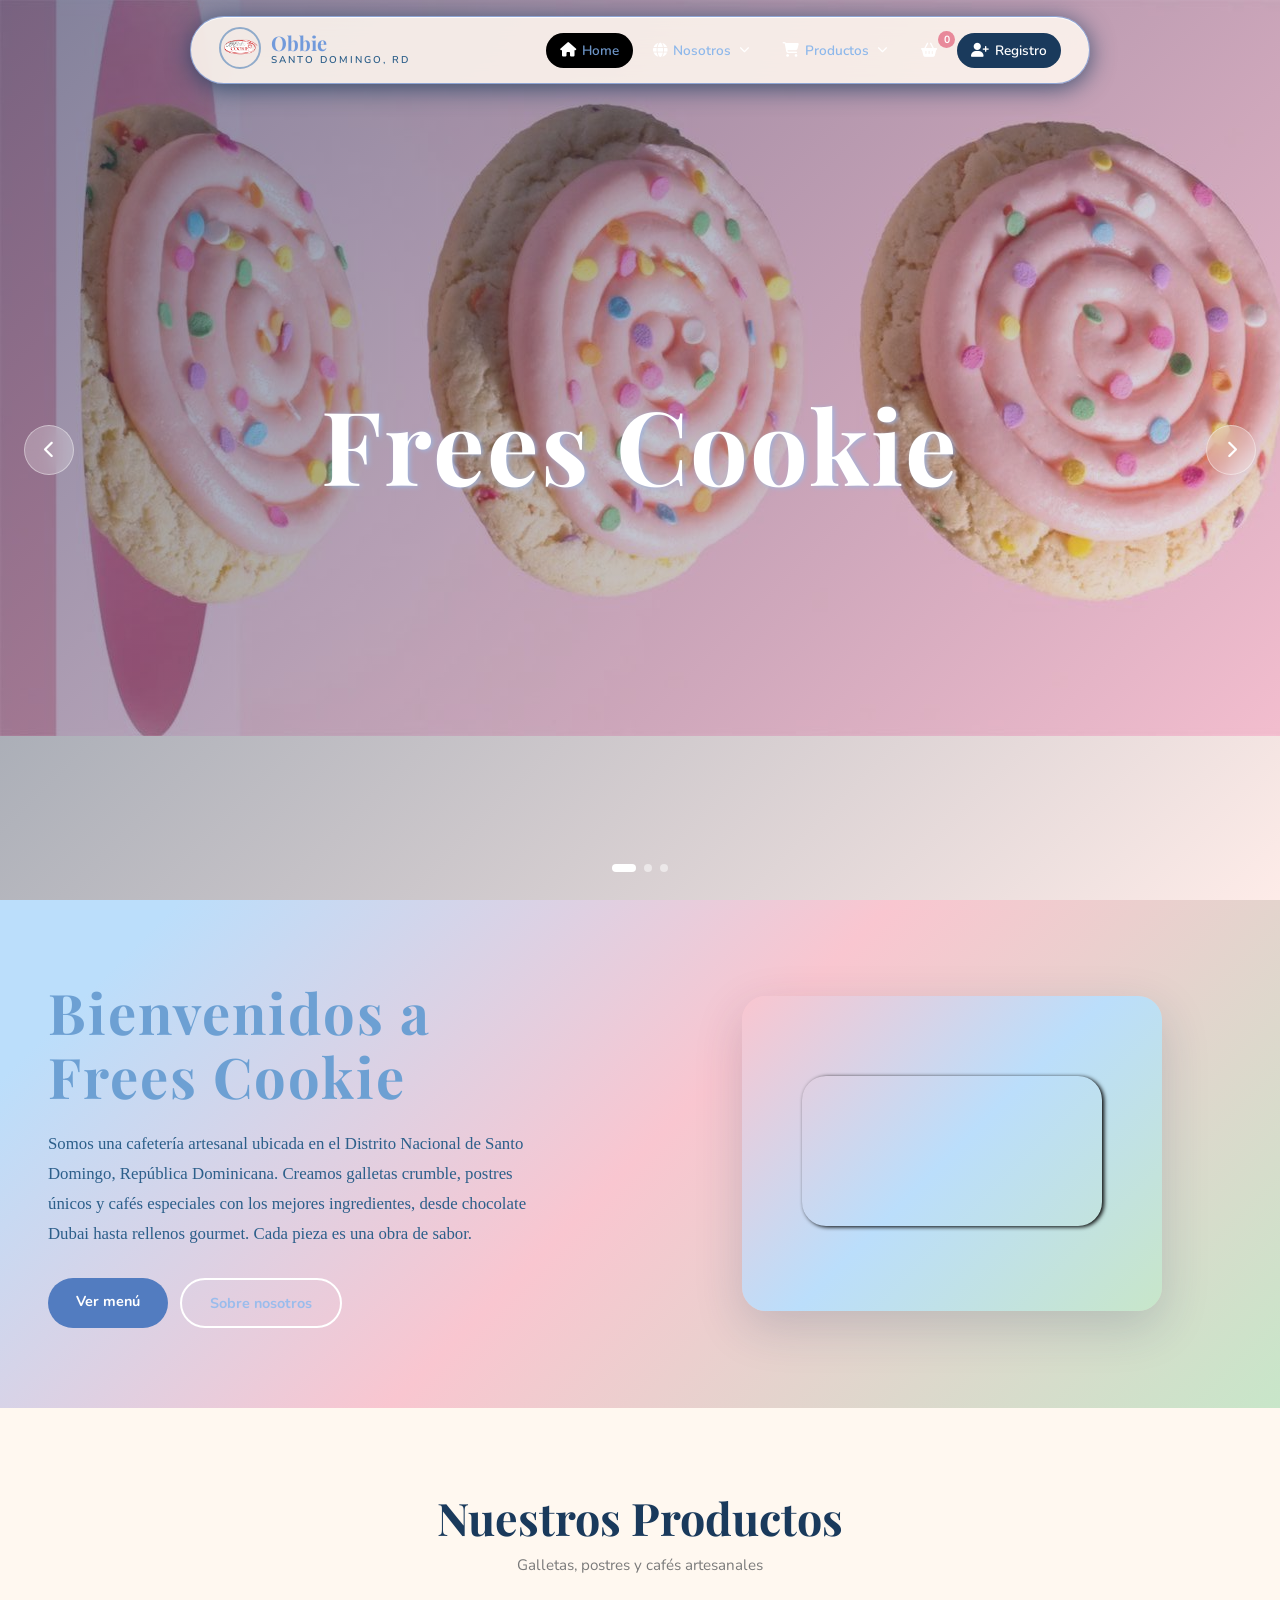
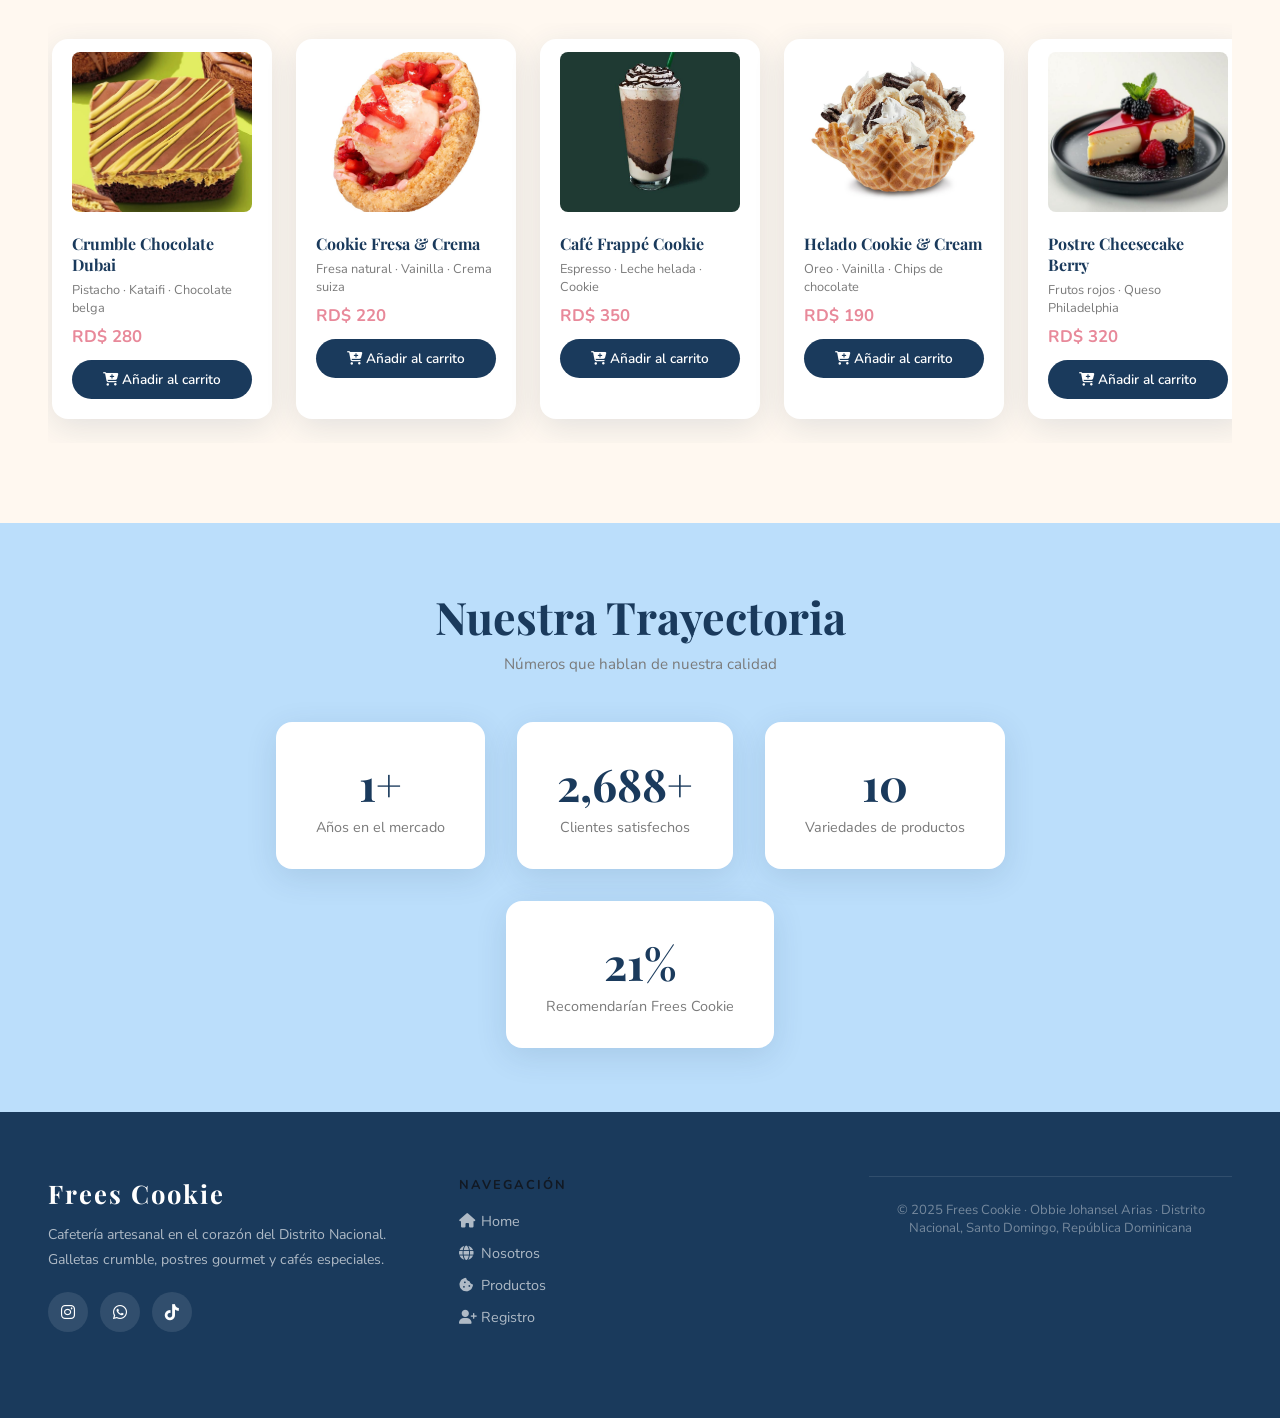
<file: index.html>
<!DOCTYPE html>
<html lang="es">
<head>
  <meta charset="UTF-8"/>
  <meta name="viewport" content="width=device-width, initial-scale=1.0"/>
  <meta name="description" content="Frees Cookie — Galletas artesanales, postres y cafés en Santo Domingo, República Dominicana."/>
  <meta name="keywords" content="galletas, crumble cookie, postres, cafés, Santo Domingo, República Dominicana"/>
  <title>Frees Cookie — Inicio</title>
  <link rel="stylesheet" href="style.css"/>
  <link rel="stylesheet" href="https://cdnjs.cloudflare.com/ajax/libs/font-awesome/6.5.0/css/all.min.css"/>
</head>
<body>

<!-- ========================================
     NAVBAR FLOTANTE
     ======================================== -->
<nav id="navbar">
  <!-- Logo esquina izquierda -->
  <a class="nav-logo" href="index.html">
    <div style="width:42px;height:42px;border-radius:50%;display:flex;align-items:center;justify-content:center;flex-shrink:0;">
      <span style="font-family:'Playfair Display',serif;color:#ffffff00;font-weight:700;font-size:1rem;"><img src="ChatGPT Image 2 jun 2026, 19_54_28.png"></span>
    </div>
    <div>
      <div class="nav-logo-text">Obbie</div>
      <div class="nav-logo-sub">Santo Domingo, RD</div>
    </div>
  </a>

  <!-- Links -->
  <ul class="nav-links">
    <li>
      <a href="index.html" class="active">
        <i class="fas fa-house"></i> Home
      </a>
    </li>
    <li class="has-sub">
      <a href="nosotros.html">
        <i class="fas fa-globe"></i> Nosotros
        <i class="fas fa-chevron-down" style="font-size:0.65rem;margin-left:2px;"></i>
      </a>
      <ul class="sub-menu">
        <li><a href="nosotros.html#Mision"><i class="fas fa-bullseye"></i> Misión</a></li>
        <li><a href="nosotros.html#Vision"><i class="fas fa-eye"></i> Visión</a></li>
        <li><a href="nosotros.html#Valores"><i class="fas fa-heart"></i> Valores</a></li>
      </ul>
    </li>
    <li class="has-sub">
      <a href="producto.html">
        <i class="fas fa-shopping-cart"></i> Productos
        <i class="fas fa-chevron-down" style="font-size:0.65rem;margin-left:2px;"></i>
      </a>
      <ul class="sub-menu">
        <li><a href="producto.html#chocolates"><i class="fas fa-cookie-bite"></i> Chocolates</a></li>
        <li><a href="producto.html#helados"><i class="fas fa-ice-cream"></i> Helados</a></li>
        <li><a href="producto.html#cafes"><i class="fas fa-mug-hot"></i> Cafés</a></li>
      </ul>
    </li>
    <li>
      <a href="registro.html" class="cart-btn">
        <i class="fas fa-shopping-basket"></i>
        <span class="cart-badge">0</span>
      </a>
    </li>
    <li>
      <a href="registro.html" style="background:var(--marina,#879fd3);background:var(--marino);color:#fff!important;border-radius:40px;">
        <i class="fas fa-user-plus"></i> Registro
      </a>
    </li>
  </ul>

  <div class="hamburger"><span></span><span></span><span></span></div>
</nav>

<!-- ========================================
     CARRUSEL HERO — 100% ancho, pegado arriba
     ======================================== -->
<section class="hero-carousel">
  <div class="carousel-track">

    <!-- Slide 1 -->
    <div class="carousel-slide">
      <div style="position:absolute;inset:0;"><img src="slider portada inicio-1.jpg"></div>
      <div class="slide-overlay"></div>
      <div class="slide-content">
        
        
      </div>
    </div>

    <!-- Slide 2 -->
    <div class="carousel-slide">
      <div style="position:absolute;inset:0;"><img src="slider portada inicio-2.jpg"></div>
      <div class="slide-content">
        
        
      </div>
    </div>

    <!-- Slide 3 -->
    <div class="carousel-slide">
      <div style="position:absolute;inset:0;"><img src="slider portada inicio-3.jpg"></div>
      <div class="slide-content">
        
      </div>
    </div>

    <!--- Slide 4 --->
    <div class="carousel-slide">
      <div style="position:absolute;inset:0;"><img src="slider portada inicio-4.jpg"></div>
      <div class="slide-content">
        
        
      </div>
    </div>

    <!--- Slide 5 --->
    <div class="carousel-slide">
      <div style="position:absolute;inset:0;"><img src="slider portada inicio-5.jpg"></div>
      <div class="slide-content">
        
        
      </div>
    </div>

  </div>

  <!-- Título fijo encima del carrusel -->
  <div class="carousel-title-fixed">
    <h1  style="text-shadow: 2px 1px 5px rgb(161, 181, 222);  letter-spacing: 2px;">Frees Cookie</h1>
    <p></p>
  </div>

  <button class="carousel-prev"><i class="fas fa-chevron-left"></i></button>
  <button class="carousel-next"><i class="fas fa-chevron-right"></i></button>
  <div class="carousel-dots">
    <span class="active"></span>
    <span></span>
    <span></span>
  </div>
</section>

<!-- ========================================
     BANNER 500px — Título + descripción
     ======================================== -->
<section class="banner-section fade-up">
  <div class="banner-text">
    <h2 class="algerian" style="color: rgb(109, 160, 211)">Bienvenidos a<br>Frees Cookie</h2>
    <p style="font-family: cursive;">Somos una cafetería artesanal ubicada en el Distrito Nacional de Santo Domingo, República Dominicana. Creamos galletas crumble, postres únicos y cafés especiales con los mejores ingredientes, desde chocolate Dubai hasta rellenos gourmet. Cada pieza es una obra de sabor.</p>
    <div style="display:flex;gap:12px;margin-top:28px;flex-wrap:wrap;">
      <a href="producto.html" style="padding:13px 28px;background: rgb(82, 124, 192);color:#fff;border-radius:40px;text-decoration:none;font-weight:700;font-size:0.9rem;">Ver menú</a>
      <a href="nosotros.html"  style="padding:13px 28px;border:2px solid white;color:rgb(154, 188, 236);border-radius:40px;text-decoration:none;font-weight:700;font-size:0.9rem;">Sobre nosotros</a>
    </div>
  </div>
  <div class="banner-video">
    <div style="width:100%;max-width:420px;aspect-ratio:4/3;border-radius:24px;background:linear-gradient(135deg,#F9C6D0 0%,#BBDEFB 50%,#C8E6C9 100%);display:flex;align-items:center;justify-content:center;box-shadow:0 16px 48px rgba(26,58,92,0.18);margin:0 auto;">
      <div style="text-align:center;">
        <div style="font-size:1rem;"><video class="banner-video" autoplay loop playsinline><source src="video baner.mp4" type="video/mp4"></video></div>
    
      </div>
    </div>
  </div>
</section>

<!-- ========================================
     PRODUCTOS DESTACADOS — carrusel horizontal
     ======================================== -->
<section class="section section-crema">
  <div class="section-title fade-up">
    <h2>Nuestros Productos</h2>
    <p>Galletas, postres y cafés artesanales</p>
  </div>

  <div class="h-carousel-wrapper fade-up">
    <div class="h-carousel" id="products-carousel">

      <div class="product-card" data-cat="chocolates">
        <div style="width:100%;height:160px;border-radius:8px;display:flex;align-items:center;justify-content:center;font-size:3rem;margin-bottom:14px;"><img src="Crumble Chocolate Dubai.jpg" alt="Crumble Chocolate Dubai" style="width:100%;height:100%;object-fit:cover;border-radius:8px;"></div>
        <h4>Crumble Chocolate Dubai</h4>
        <p style="font-size:0.8rem;color:var(--gris);margin-bottom:8px;">Pistacho · Kataifi · Chocolate belga</p>
        <div class="price">RD$ 280</div>
        <button class="add-cart-btn"><i class="fas fa-cart-plus"></i> Añadir al carrito</button>
      </div>

      <div class="product-card" data-cat="chocolates">
        <div style="width:100%;height:160px;border-radius:8px;display:flex;align-items:center;justify-content:center;font-size:3rem;margin-bottom:14px;"><img src="Cookie Fresa  Crema.jpg" alt="Cookie Fresa & Crema" style="width:100%;height:100%;object-fit:cover;border-radius:8px;"></div>
        <h4>Cookie Fresa &amp; Crema</h4>
        <p style="font-size:0.8rem;color:var(--gris);margin-bottom:8px;">Fresa natural · Vainilla · Crema suiza</p>
        <div class="price">RD$ 220</div>
        <button class="add-cart-btn"><i class="fas fa-cart-plus"></i> Añadir al carrito</button>
      </div>

      <div class="product-card" data-cat="cafes">
        <div style="width:100%;height:160px;border-radius:8px;display:flex;align-items:center;justify-content:center;font-size:3rem;margin-bottom:14px;"><img src="Café Frappé Cookie.jpg" alt="Café Frappé Cookie" style="width:100%;height:100%;object-fit:cover;border-radius:8px;"></div>
        <h4>Café Frappé Cookie</h4>
        <p style="font-size:0.8rem;color:var(--gris);margin-bottom:8px;">Espresso · Leche helada · Cookie</p>
        <div class="price">RD$ 350</div>
        <button class="add-cart-btn"><i class="fas fa-cart-plus"></i> Añadir al carrito</button>
      </div>

      <div class="product-card" data-cat="helados">
        <div style="width:100%;height:160px;border-radius:8px;display:flex;align-items:center;justify-content:center;font-size:3rem;margin-bottom:14px;"><img src="Helado Cookie  Cream.jpg" alt="Helado Cookie & Cream" style="width:100%;height:100%;object-fit:cover;border-radius:8px;"></div>
        <h4>Helado Cookie &amp; Cream</h4>
        <p style="font-size:0.8rem;color:var(--gris);margin-bottom:8px;">Oreo · Vainilla · Chips de chocolate</p>
        <div class="price">RD$ 190</div>
        <button class="add-cart-btn"><i class="fas fa-cart-plus"></i> Añadir al carrito</button>
      </div>

      <div class="product-card" data-cat="chocolates">
        <div style="width:100%;height:160px;border-radius:8px;display:flex;align-items:center;justify-content:center;font-size:3rem;margin-bottom:14px;"><img src="Postre Cheesecake Berry.jpg" alt="Postre Cheesecake Berry" style="width:100%;height:100%;object-fit:cover;border-radius:8px;"></div>
        <h4>Postre Cheesecake Berry</h4>
        <p style="font-size:0.8rem;color:var(--gris);margin-bottom:8px;">Frutos rojos · Queso Philadelphia</p>
        <div class="price">RD$ 320</div>
        <button class="add-cart-btn"><i class="fas fa-cart-plus"></i> Añadir al carrito</button>
      </div>

      <div class="product-card" data-cat="cafes">
        <div style="width:100%;height:160px;border-radius:8px;display:flex;align-items:center;justify-content:center;font-size:3rem;margin-bottom:14px;"><img src="Matcha Latte Cookie.jpg" alt="Matcha Latte & Cookie" style="width:100%;height:100%;object-fit:cover;border-radius:8px;"></div>
        <h4>Matcha Latte &amp; Cookie</h4>
        <p style="font-size:0.8rem;color:var(--gris);margin-bottom:8px;">Matcha ceremonial · Leche de avena</p>
        <div class="price">RD$ 310</div>
        <button class="add-cart-btn"><i class="fas fa-cart-plus"></i> Añadir al carrito</button>
      </div>

    </div>
  </div>
</section>

<!-- ========================================
     STATS — fondo azul pastel
     ======================================== -->
<section class="stats-section">
  <div class="section-title fade-up">
    <h2>Nuestra Trayectoria</h2>
    <p>Números que hablan de nuestra calidad</p>
  </div>
  <div class="stats-grid">
    <div class="stat-card fade-up">
      <h3 class="counter" data-count="5" data-suffix="+">0+</h3>
      <p>Años en el mercado</p>
    </div>
    <div class="stat-card fade-up">
      <h3 class="counter" data-count="12000" data-suffix="+">0+</h3>
      <p>Clientes satisfechos</p>
    </div>
    <div class="stat-card fade-up">
      <h3 class="counter" data-count="48" data-suffix="">0</h3>
      <p>Variedades de productos</p>
    </div>
    <div class="stat-card fade-up">
      <h3 class="counter" data-count="98" data-suffix="%">0%</h3>
      <p>Recomendarían Frees Cookie</p>
    </div>
  </div>
</section>

<!-- ========================================
     FOOTER
     ======================================== -->
<footer>
  <div class="footer-grid">
    <div class="footer-brand">
      <h3 class="algerian">Frees Cookie</h3>
      <p>Cafetería artesanal en el corazón del Distrito Nacional. Galletas crumble, postres gourmet y cafés especiales.</p>
      <div class="social-links" style="margin-top:20px;">
        <a href="https://www.instagram.com/freescookie_01?igsh=MTE1ZjNzbTZwYjRiYQ%3D%3D&utm_source=qr" aria-label="Instagram"><i class="fab fa-instagram"></i></a>
        <a href="https://wa.me/8097711732" aria-label="WhatsApp"><i class="fab fa-whatsapp"></i></a>
        <a href="https://www.tiktok.com/@freezcookie_01?lang=es-419" aria-label="TikTok"><i class="fab fa-tiktok"></i></a>
      </div>
    </div>
    <div class="footer-col">
      <h4>Navegación</h4>
      <ul>
        <li><a href="index.html"><i class="fas fa-house" style="width:16px;margin-right:6px;"></i>Home</a></li>
        <li><a href="nosotros.html"><i class="fas fa-globe" style="width:16px;margin-right:6px;"></i>Nosotros</a></li>
        <li><a href="producto.html"><i class="fas fa-cookie-bite" style="width:16px;margin-right:6px;"></i>Productos</a></li>
        <li><a href="registro.html"><i class="fas fa-user-plus" style="width:16px;margin-right:6px;"></i>Registro</a></li>
      </ul>
    </div>
    
    
  <div class="footer-bottom">
    <p>© 2025 Frees Cookie · Obbie Johansel Arias · Distrito Nacional, Santo Domingo, República Dominicana</p>
  </div>
</footer>

<script src="script.js"></script>
</body>
</html>
</file>
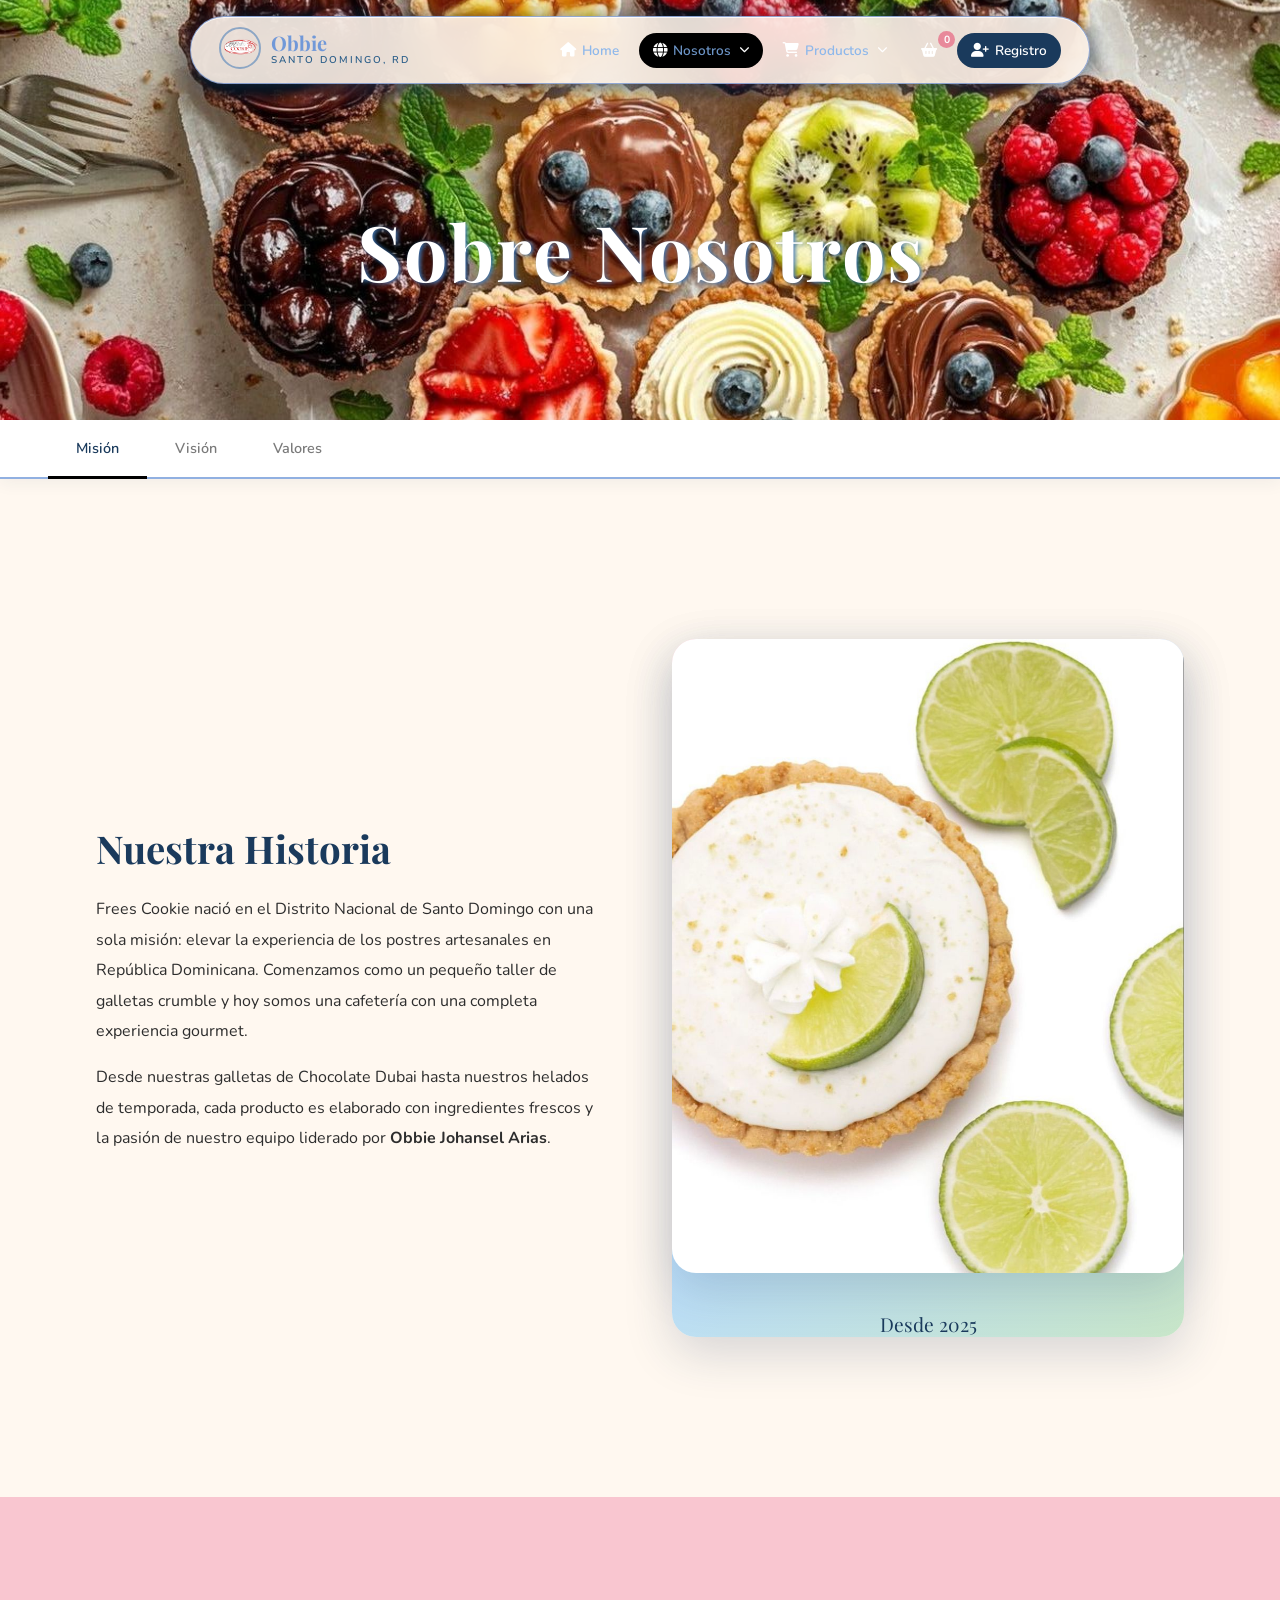
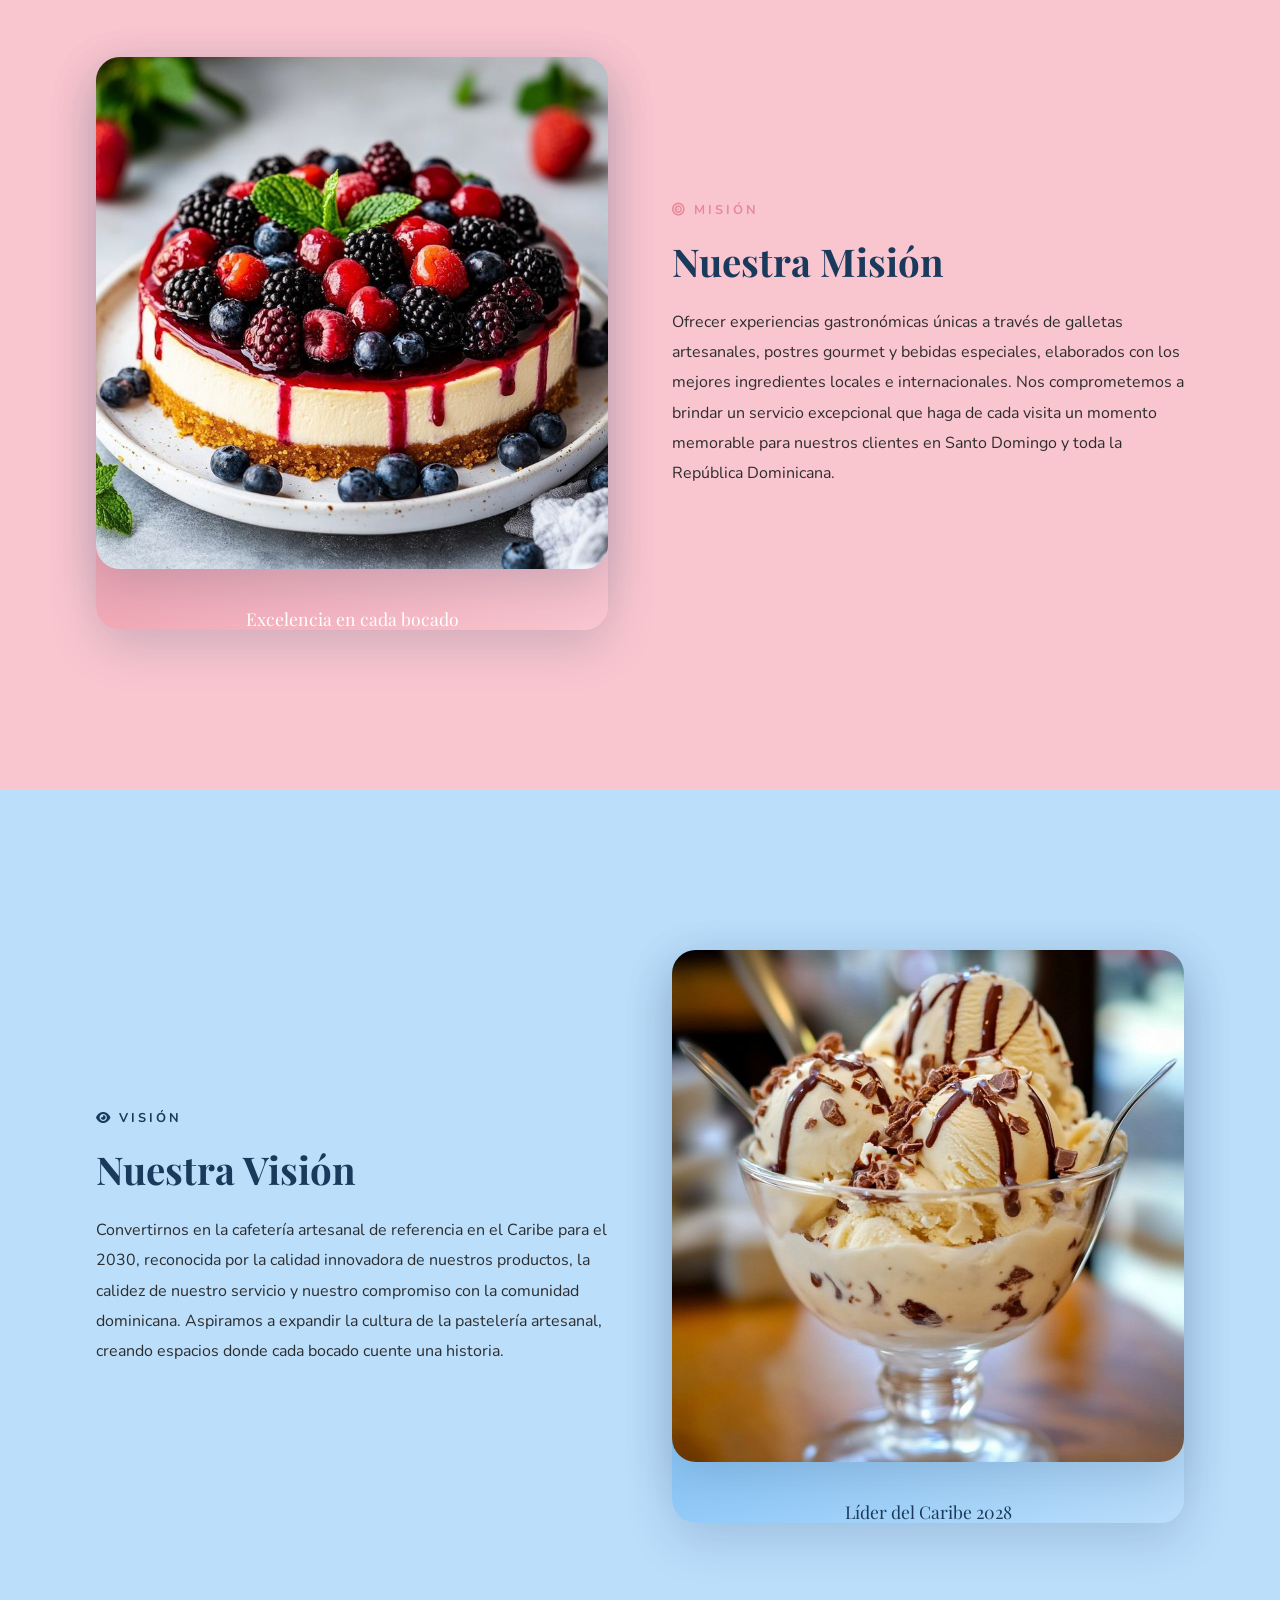
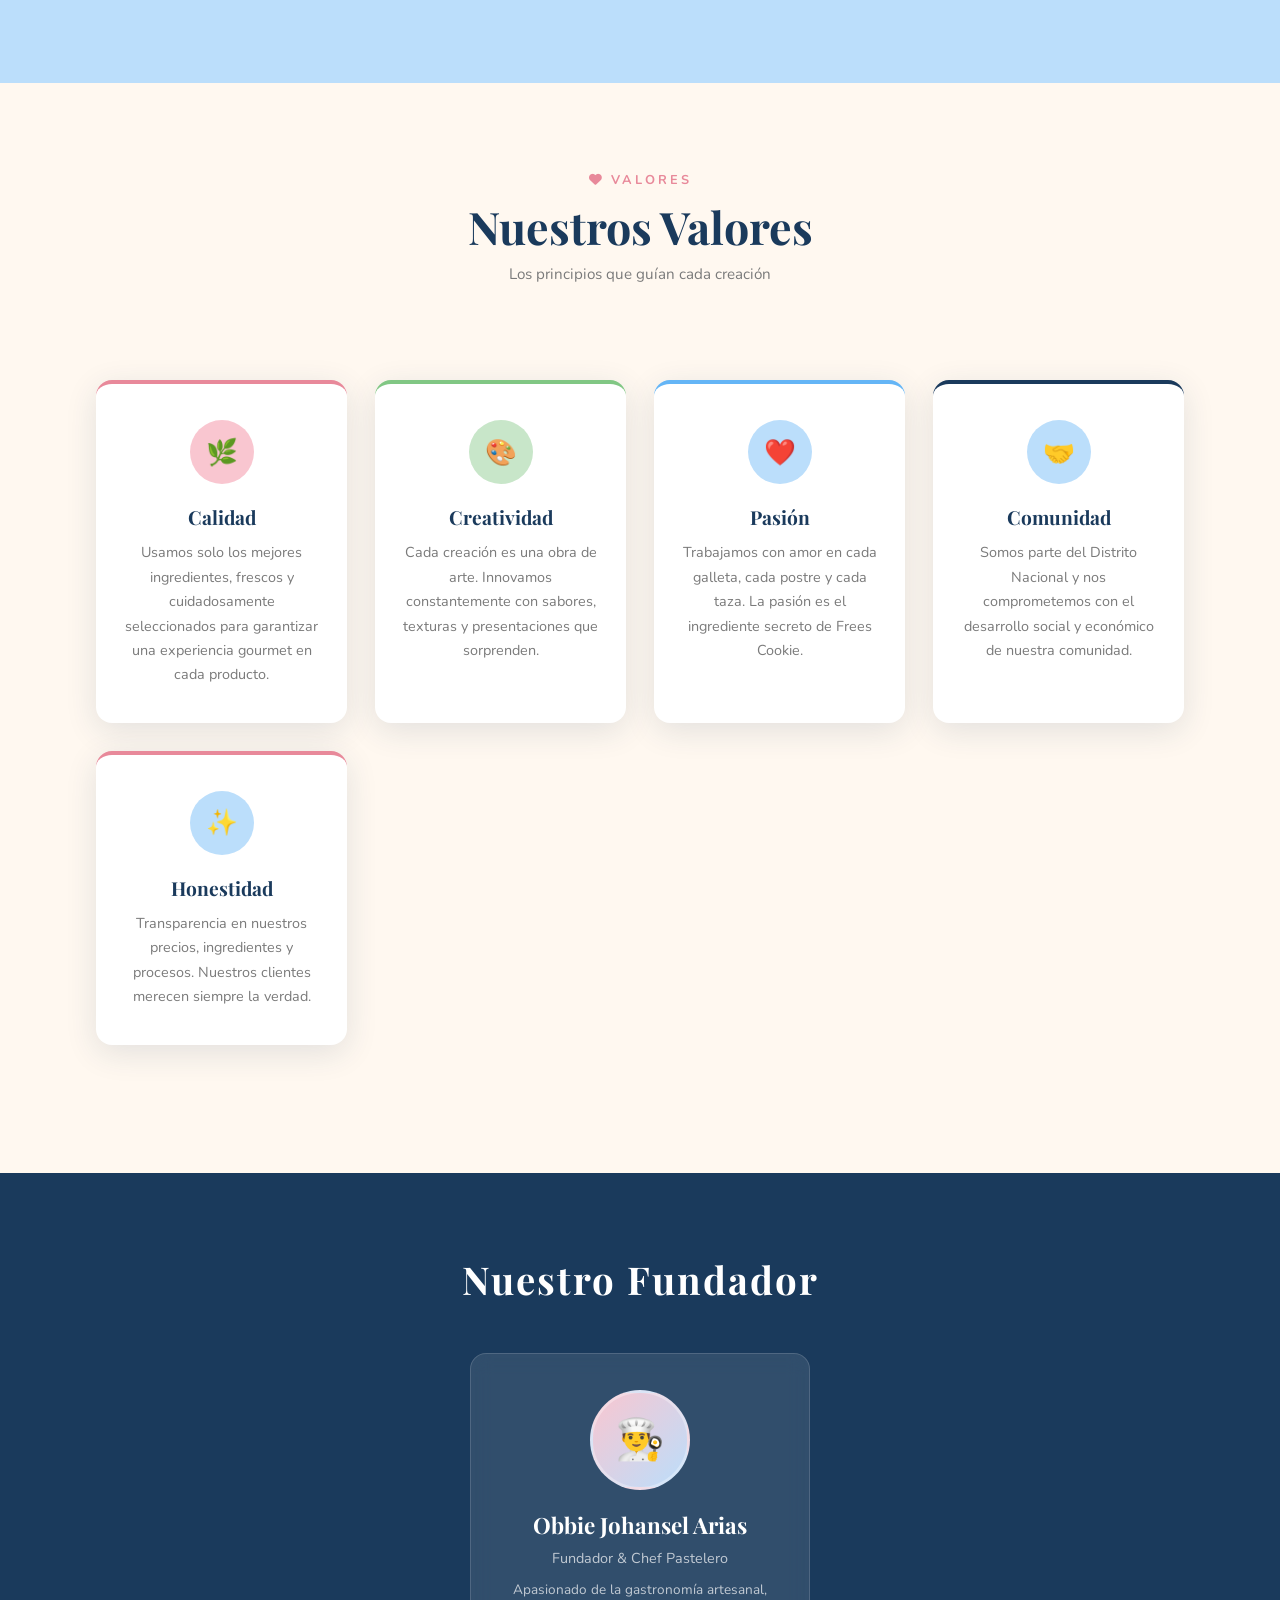
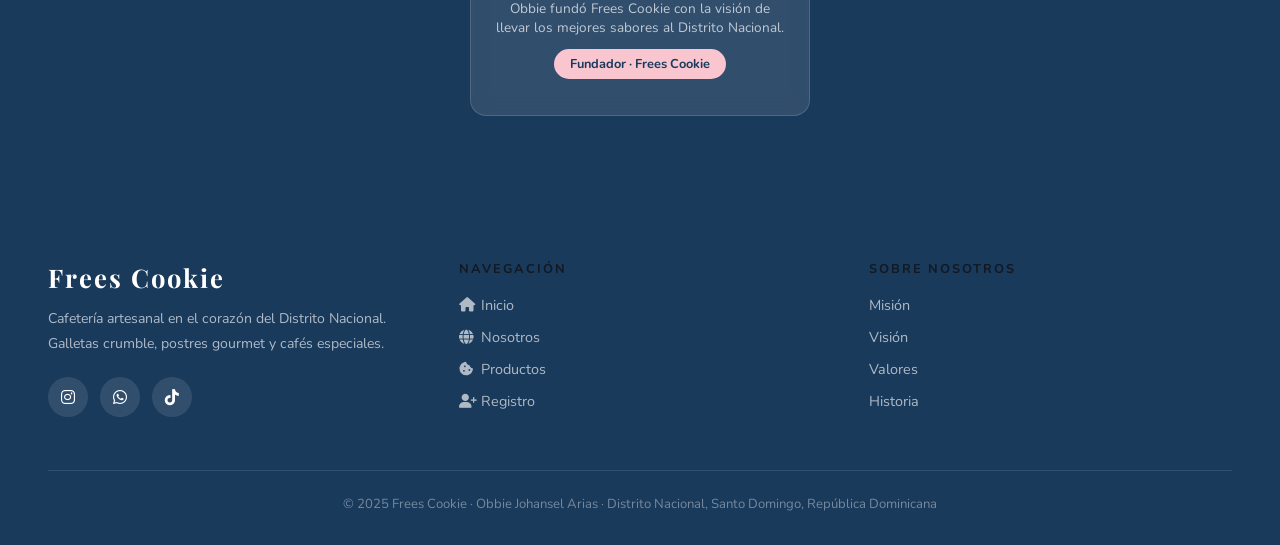
<file: nosotros.html>
<!DOCTYPE html>
<html lang="es">
<head>
  <meta charset="UTF-8"/>
  <meta name="viewport" content="width=device-width, initial-scale=1.0"/>
  <meta name="description" content="Conoce a Frees Cookie — Misión, Visión y Valores de nuestra cafetería artesanal en Santo Domingo."/>
  <title>Frees Cookie — Sobre Nosotros</title>
  <link rel="stylesheet" href="style.css"/>
  <link rel="stylesheet" href="https://cdnjs.cloudflare.com/ajax/libs/font-awesome/6.5.0/css/all.min.css"/>
  <style>
    .values-grid {
      display: grid;
      grid-template-columns: repeat(auto-fill, minmax(240px, 1fr));
      gap: 28px;
      padding: 48px;
      max-width: 1200px;
      margin: 0 auto;
    }
    .value-card {
      background: var(--blanco);
      border-radius: var(--radius);
      padding: 36px 28px;
      text-align: center;
      box-shadow: var(--sombra);
      border-top: 4px solid var(--rosa-deep);
      transition: transform 0.3s;
    }
    .value-card:nth-child(2) { border-top-color: var(--verde-deep); }
    .value-card:nth-child(3) { border-top-color: var(--azul-deep); }
    .value-card:nth-child(4) { border-top-color: var(--marino); }
    .value-card:nth-child(5) { border-top-color: var(--rosa-deep); }
    .value-card:hover { transform: translateY(-8px); }
    .value-icon {
      width: 64px; height: 64px;
      border-radius: 50%;
      background: var(--azul);
      display: flex; align-items: center; justify-content: center;
      font-size: 1.6rem;
      margin: 0 auto 20px;
    }
    .value-card:nth-child(1) .value-icon { background: var(--rosa); }
    .value-card:nth-child(2) .value-icon { background: var(--verde); }
    .value-card:nth-child(3) .value-icon { background: var(--azul); }
    .value-card h3 {
      font-family: 'Playfair Display', serif;
      font-size: 1.2rem;
      color: var(--marino);
      margin-bottom: 10px;
    }
    .value-card p { font-size: 0.9rem; color: var(--gris); line-height: 1.7; }

    .team-section {
      background: var(--marino);
      padding: 80px 48px;
      text-align: center;
    }
    .team-section h2 {
      font-family: 'Playfair Display', serif;
      font-size: 2.4rem;
      color: #fff;
      margin-bottom: 48px;
    }
    .team-card {
      background: rgba(255,255,255,0.1);
      border-radius: var(--radius);
      padding: 36px 24px;
      max-width: 340px;
      margin: 0 auto;
      backdrop-filter: blur(10px);
      border: 1px solid rgba(255,255,255,0.15);
    }
    .team-avatar {
      width: 100px; height: 100px;
      border-radius: 50%;
      background: linear-gradient(135deg, var(--rosa), var(--azul));
      display: flex; align-items: center; justify-content: center;
      font-size: 2.5rem;
      margin: 0 auto 20px;
      border: 3px solid rgba(255,255,255,0.3);
    }
    .team-card h3 { font-family: 'Playfair Display', serif; font-size: 1.4rem; color: #fff; }
    .team-card p { color: rgba(255,255,255,0.7); font-size: 0.9rem; margin-top: 8px; }
    .team-badge {
      display: inline-block;
      margin-top: 12px;
      padding: 6px 16px;
      background: var(--rosa);
      color: var(--marino);
      border-radius: 20px;
      font-size: 0.8rem;
      font-weight: 700;
    }

    /* Sección misión/visión */
    #mision, #vision, #valores { scroll-margin-top: 160px; }
  </style>
</head>
<body>

<!-- NAVBAR -->
<nav id="navbar">
  <!-- Logo esquina izquierda -->
  <a class="nav-logo" href="index.html">
    <div style="width:42px;height:42px;border-radius:50%;display:flex;align-items:center;justify-content:center;flex-shrink:0;">
      <span style="font-family:'Playfair Display',serif;color:#ffffff00;font-weight:700;font-size:1rem;"><img src="ChatGPT Image 2 jun 2026, 19_54_28.png"></span>
    </div>
    <div>
      <div class="nav-logo-text">Obbie</div>
      <div class="nav-logo-sub">Santo Domingo, RD</div>
    </div>
  </a>

  <!-- Links -->
  <ul class="nav-links">
    <li>
      <a href="index.html" >
        <i class="fas fa-house"></i> Home
      </a>
    </li>
    <li class="has-sub">
      <a href="nosotros.html" class="active">
        <i class="fas fa-globe"></i> Nosotros
        <i class="fas fa-chevron-down" style="font-size:0.65rem;margin-left:2px;"></i>
      </a>
      <ul class="sub-menu">
        <li><a href="nosotros.html#Mision"><i class="fas fa-bullseye"></i> Misión</a></li>
        <li><a href="nosotros.html#Vision"><i class="fas fa-eye"></i> Visión</a></li>
        <li><a href="nosotros.html#Valores"><i class="fas fa-heart"></i> Valores</a></li>
      </ul>
    </li>
    <li class="has-sub">
      <a href="producto.html">
        <i class="fas fa-shopping-cart"></i> Productos
        <i class="fas fa-chevron-down" style="font-size:0.65rem;margin-left:2px;"></i>
      </a>
      <ul class="sub-menu">
        <li><a href="producto.html#chocolates"><i class="fas fa-cookie-bite"></i> Chocolates</a></li>
        <li><a href="producto.html#helados"><i class="fas fa-ice-cream"></i> Helados</a></li>
        <li><a href="producto.html#cafes"><i class="fas fa-mug-hot"></i> Cafés</a></li>
      </ul>
    </li>
    <li>
      <a href="registro.html" class="cart-btn">
        <i class="fas fa-shopping-basket"></i>
        <span class="cart-badge">0</span>
      </a>
    </li>
    <li>
      <a href="registro.html" style="background:var(--marina,#879fd3);background:var(--marino);color:#fff!important;border-radius:40px;">
        <i class="fas fa-user-plus"></i> Registro
      </a>
    </li>
  </ul>

  <div class="hamburger"><span></span><span></span><span></span></div>
</nav>

<!-- BANNER -->
<section class="page-banner" style="padding-top:80px;">
  <div class="banner-bg"><img src="banner nosotros 1.jpg" alt="Sobre Nosotros" style="width:100%;height:100%;object-fit:cover;"></div>
  <div class="banner-overlay"></div>
  <div style="position:relative;z-index:2;text-align:center;">
    <h1 class="algerian" style="text-shadow: 2px 1px 4px rgb(70, 123, 184);">Sobre Nosotros</h1>
  </div>
</section>

<!-- SUB-NAVEGACIÓN -->
<nav class="sub-nav">
  <a href="#mision" data-target="mision" class="active">Misión</a>
  <a href="#vision" data-target="vision">Visión</a>
  <a href="#valores" data-target="valores">Valores</a>
</nav>

<!-- ── HISTORIA ── -->
<section class="section section-crema" >
  <div class="about-section fade-up">
    <div class="about-text">
      <h2>Nuestra Historia</h2>
      <p>Frees Cookie nació en el Distrito Nacional de Santo Domingo con una sola misión: elevar la experiencia de los postres artesanales en República Dominicana. Comenzamos como un pequeño taller de galletas crumble y hoy somos una cafetería con una completa experiencia gourmet.</p>
      <p style="margin-top:16px;">Desde nuestras galletas de Chocolate Dubai hasta nuestros helados de temporada, cada producto es elaborado con ingredientes frescos y la pasión de nuestro equipo liderado por <strong>Obbie Johansel Arias</strong>.</p>
    </div>
    <div class="about-img">
      <div style="width:100%;aspect-ratio:4/3;border-radius:24px;background:linear-gradient(135deg,#F9C6D0 0%,#BBDEFB 50%,#C8E6C9 100%);display:flex;align-items:center;justify-content:center;box-shadow:var(--sombra-lg);">
        <div style="text-align:center;">
          <div style="font-size:5rem;"><img src="baner 1 portada.jpg"></div>
          <p style="font-family:'Playfair Display',serif;color:var(--marino);font-size:1.2rem;margin-top:10px;">Desde 2025</p>
        </div>
      </div>
    </div>
  </div>
</section>

<!-- ── MISIÓN ── -->
<section id="mision" class="section section-rosa">
  <div class="about-section reverse fade-up">
    <div class="about-text">
      <p style="font-size:0.8rem;font-weight:700;letter-spacing:3px;color:var(--rosa-deep);text-transform:uppercase;margin-bottom:12px;"><i class="fas fa-bullseye"></i> Misión</p>
      <h2>Nuestra Misión</h2>
      <p>Ofrecer experiencias gastronómicas únicas a través de galletas artesanales, postres gourmet y bebidas especiales, elaborados con los mejores ingredientes locales e internacionales. Nos comprometemos a brindar un servicio excepcional que haga de cada visita un momento memorable para nuestros clientes en Santo Domingo y toda la República Dominicana.</p>
    </div>
    <div class="about-img">
      <div style="width:100%;aspect-ratio:4/3;border-radius:24px;background:linear-gradient(135deg,#E8899A,#F9C6D0);display:flex;align-items:center;justify-content:center;box-shadow:var(--sombra-lg);">
        <div style="text-align:center;">
          <div style="font-size:5rem;"><img src="banner mision.jpg" alt="Misión"></div>
          <p style="font-family:'Playfair Display',serif;color:#fff;font-size:1.1rem;margin-top:10px;">Excelencia en cada bocado</p>
        </div>
      </div>
    </div>
  </div>
</section>

<!-- ── VISIÓN ── -->
<section id="vision" class="section section-azul">
  <div class="about-section fade-up">
    <div class="about-text">
      <p style="font-size:0.8rem;font-weight:700;letter-spacing:3px;color:var(--marino);text-transform:uppercase;margin-bottom:12px;"><i class="fas fa-eye"></i> Visión</p>
      <h2>Nuestra Visión</h2>
      <p>Convertirnos en la cafetería artesanal de referencia en el Caribe para el 2030, reconocida por la calidad innovadora de nuestros productos, la calidez de nuestro servicio y nuestro compromiso con la comunidad dominicana. Aspiramos a expandir la cultura de la pastelería artesanal, creando espacios donde cada bocado cuente una historia.</p>
    </div>
    <div class="about-img">
      <div style="width:100%;aspect-ratio:4/3;border-radius:24px;background:linear-gradient(135deg,#64B5F6,#BBDEFB);display:flex;align-items:center;justify-content:center;box-shadow:var(--sombra-lg);">
        <div style="text-align:center;">
          <div style="font-size:5rem;"><img src="banner vision.jpg" alt="Visión"></div>
          <p style="font-family:'Playfair Display',serif;color:var(--marino);font-size:1.1rem;margin-top:10px;">Líder del Caribe 2028</p>
        </div>
      </div>
    </div>
  </div>
</section>

<!-- ── VALORES ── -->
<section id="valores" class="section section-crema">
  <div class="section-title fade-up">
    <p style="font-size:0.8rem;font-weight:700;letter-spacing:3px;color:var(--rosa-deep);text-transform:uppercase;margin-bottom:8px;"><i class="fas fa-heart"></i> Valores</p>
    <h2>Nuestros Valores</h2>
    <p>Los principios que guían cada creación</p>
  </div>
  <div class="values-grid">
    <div class="value-card fade-up">
      <div class="value-icon">🌿</div>
      <h3>Calidad</h3>
      <p>Usamos solo los mejores ingredientes, frescos y cuidadosamente seleccionados para garantizar una experiencia gourmet en cada producto.</p>
    </div>
    <div class="value-card fade-up">
      <div class="value-icon">🎨</div>
      <h3>Creatividad</h3>
      <p>Cada creación es una obra de arte. Innovamos constantemente con sabores, texturas y presentaciones que sorprenden.</p>
    </div>
    <div class="value-card fade-up">
      <div class="value-icon">❤️</div>
      <h3>Pasión</h3>
      <p>Trabajamos con amor en cada galleta, cada postre y cada taza. La pasión es el ingrediente secreto de Frees Cookie.</p>
    </div>
    <div class="value-card fade-up">
      <div class="value-icon">🤝</div>
      <h3>Comunidad</h3>
      <p>Somos parte del Distrito Nacional y nos comprometemos con el desarrollo social y económico de nuestra comunidad.</p>
    </div>
    <div class="value-card fade-up">
      <div class="value-icon">✨</div>
      <h3>Honestidad</h3>
      <p>Transparencia en nuestros precios, ingredientes y procesos. Nuestros clientes merecen siempre la verdad.</p>
    </div>
  </div>
</section>

<!-- ── EQUIPO ── -->
<section class="team-section fade-up">
  <h2 class="algerian">Nuestro Fundador</h2>
  <div class="team-card">
    <div class="team-avatar">👨‍🍳</div>
    <h3>Obbie Johansel Arias</h3>
    <p>Fundador &amp; Chef Pastelero</p>
    <p style="margin-top:12px;font-size:0.85rem;">Apasionado de la gastronomía artesanal, Obbie fundó Frees Cookie con la visión de llevar los mejores sabores al Distrito Nacional.</p>
    <span class="team-badge">Fundador · Frees Cookie</span>
  </div>
</section>

<!-- FOOTER -->
<footer>
  <div class="footer-grid">
    <div class="footer-brand">
      <h3 class="algerian">Frees Cookie</h3>
      <p>Cafetería artesanal en el corazón del Distrito Nacional. Galletas crumble, postres gourmet y cafés especiales.</p>
      <div class="social-links" style="margin-top:20px;">
        <a href="https://www.instagram.com/freescookie_01?igsh=MTE1ZjNzbTZwYjRiYQ%3D%3D&utm_source=qr" aria-label="Instagram"><i class="fab fa-instagram"></i></a>
        <a href="https://wa.me/8097711732" aria-label="WhatsApp"><i class="fab fa-whatsapp"></i></a>
        <a href="https://www.tiktok.com/@freezcookie_01?lang=es-419" aria-label="TikTok"><i class="fab fa-tiktok"></i></a>
      </div>
    </div>
    <div class="footer-col">
      <h4>Navegación</h4>
      <ul>
        <li><a href="index.html"><i class="fas fa-house" style="width:16px;margin-right:6px;"></i>Inicio</a></li>
        <li><a href="nosotros.html"><i class="fas fa-globe" style="width:16px;margin-right:6px;"></i>Nosotros</a></li>
        <li><a href="producto.html"><i class="fas fa-cookie-bite" style="width:16px;margin-right:6px;"></i>Productos</a></li>
        <li><a href="registro.html"><i class="fas fa-user-plus" style="width:16px;margin-right:6px;"></i>Registro</a></li>
      </ul>
    </div>
    <div class="footer-col">
      <h4>Sobre nosotros</h4>
      <ul>
        <li><a href="#mision">Misión</a></li>
        <li><a href="#vision">Visión</a></li>
        <li><a href="#valores">Valores</a></li>
        <li><a href="#historia">Historia</a></li>
      </ul>
    </div>
    
  </div>
  <div class="footer-bottom">
    <p>© 2025 Frees Cookie · Obbie Johansel Arias · Distrito Nacional, Santo Domingo, República Dominicana</p>
  </div>
</footer>

<script src="script.js"></script>
</body>
</html>
</file>
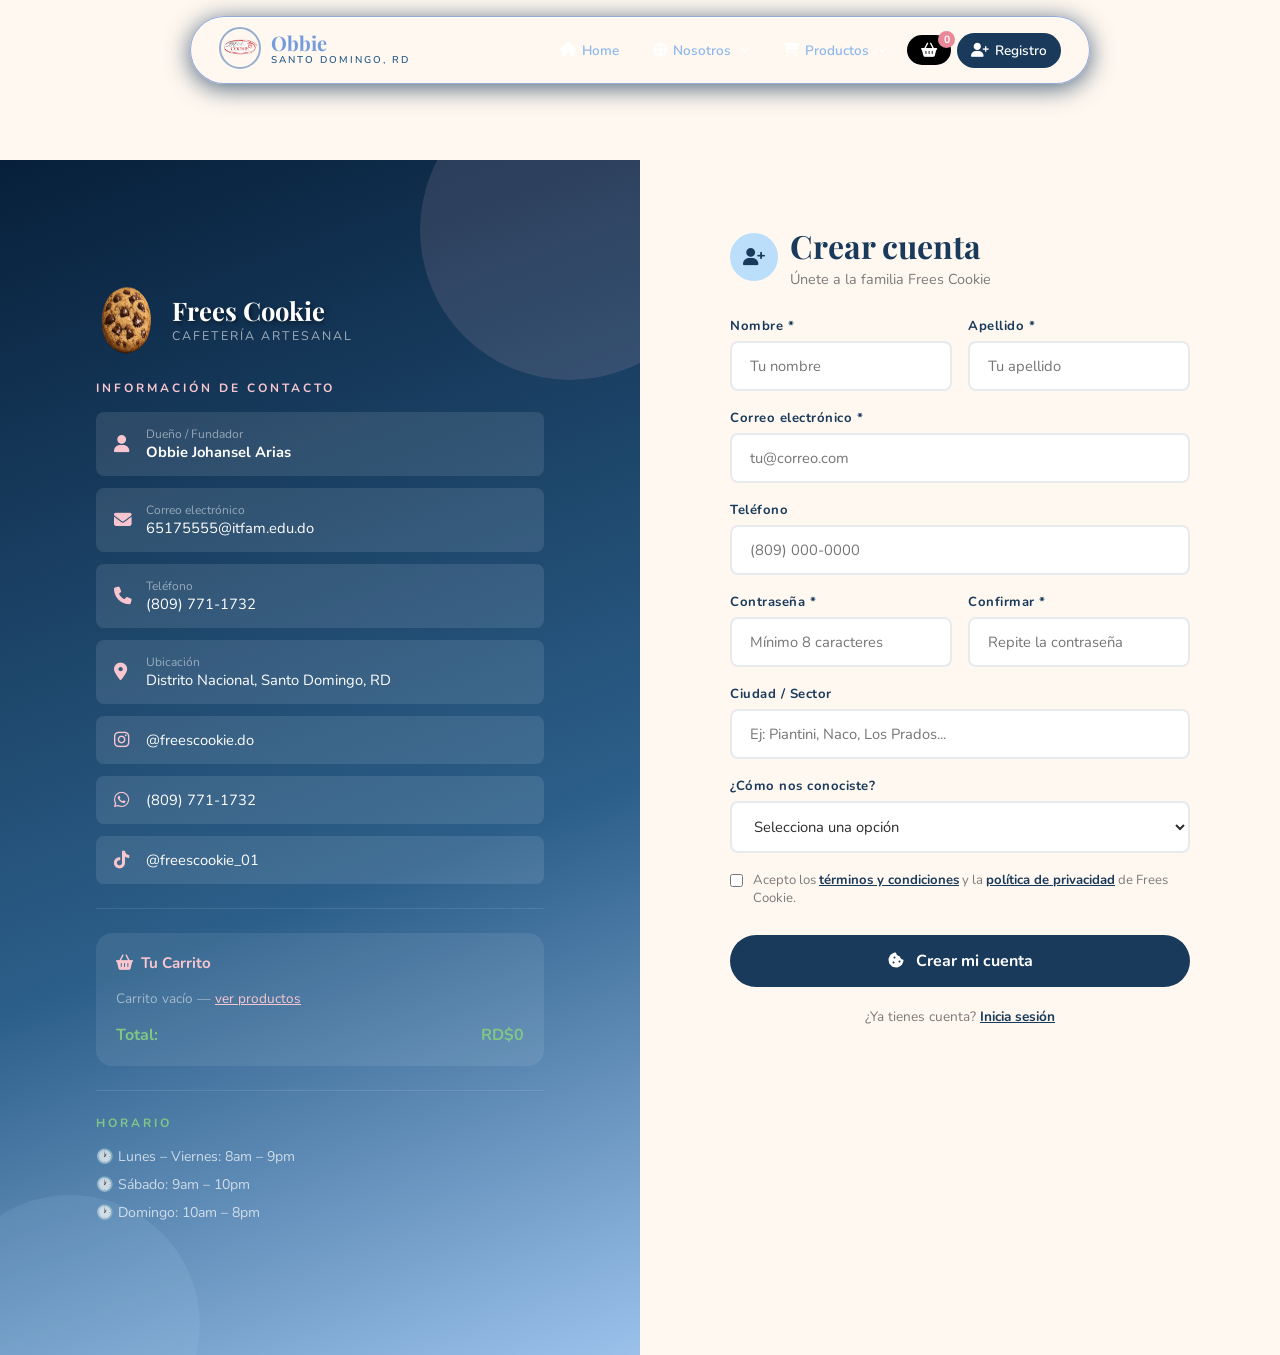
<file: registro.html>
<!DOCTYPE html>
<html lang="es">
<head>
  <meta charset="UTF-8"/>
  <meta name="viewport" content="width=device-width, initial-scale=1.0"/>
  <meta name="description" content="Frees Cookie — Regístrate y ordena nuestros deliciosos productos."/>
  <title>Frees Cookie — Registro</title>
  <link rel="stylesheet" href="style.css"/>
  <link rel="stylesheet" href="https://cdnjs.cloudflare.com/ajax/libs/font-awesome/6.5.0/css/all.min.css"/>
  <style>
    body { background: var(--crema); }

    /* Ajuste para que el registro no quede tapado por el navbar */
    .register-wrapper {
      padding-top: 80px;
      min-height: 100vh;
      display: flex;
      flex-direction: column;
    }

    .register-layout {
      flex: 1;
      display: grid;
      grid-template-columns: 1fr 1fr;
    }

    .register-left {
      background: linear-gradient(160deg, #071f3a 0%, #2C5F8A 60%, #9bc1eb 100%);
      position: relative;
      overflow: hidden;
    }
    .register-left::before {
      content: '';
      position: absolute;
      top: -80px; right: -80px;
      width: 300px; height: 300px;
      border-radius: 50%;
      background: rgba(249,198,208,0.12);
    }
    .register-left::after {
      content: '';
      position: absolute;
      bottom: -100px; left: -60px;
      width: 260px; height: 260px;
      border-radius: 50%;
      background: rgba(187,222,251,0.1);
    }

    .divider {
      height: 1px;
      background: rgba(255,255,255,0.1);
      margin: 24px 0;
    }

    .success-msg {
      display: none;
      background: var(--verde);
      border-radius: var(--radius-sm);
      padding: 14px 18px;
      color: #6c96c0;
      font-weight: 600;
      font-size: 0.9rem;
      margin-bottom: 20px;
      align-items: center;
      gap: 10px;
    }
    .success-msg.show { display: flex; }

    @media (max-width: 900px) {
      .register-layout { grid-template-columns: 1fr; }
      .register-left { order: 2; }
      .register-right { order: 1; }
    }
  </style>
</head>
<body>

<!-- NAVBAR -->
<nav id="navbar">
  <!-- Logo esquina izquierda -->
  <a class="nav-logo" href="index.html">
    <div style="width:42px;height:42px;border-radius:50%;display:flex;align-items:center;justify-content:center;flex-shrink:0;">
      <span style="font-family:'Playfair Display',serif;color:#ffffff00;font-weight:700;font-size:1rem;"><img src="ChatGPT Image 2 jun 2026, 19_54_28.png"></span>
    </div>
    <div>
      <div class="nav-logo-text">Obbie</div>
      <div class="nav-logo-sub">Santo Domingo, RD</div>
    </div>
  </a>

  <!-- Links -->
  <ul class="nav-links">
    <li>
      <a href="index.html">
        <i class="fas fa-house"></i> Home
      </a>
    </li>
    <li class="has-sub">
      <a href="nosotros.html">
        <i class="fas fa-globe"></i> Nosotros
        <i class="fas fa-chevron-down" style="font-size:0.65rem;margin-left:2px;"></i>
      </a>
      <ul class="sub-menu">
        <li><a href="nosotros.html#Mision"><i class="fas fa-bullseye"></i> Misión</a></li>
        <li><a href="nosotros.html#Vision"><i class="fas fa-eye"></i> Visión</a></li>
        <li><a href="nosotros.html#Valores"><i class="fas fa-heart"></i> Valores</a></li>
      </ul>
    </li>
    <li class="has-sub">
      <a href="producto.html">
        <i class="fas fa-shopping-cart"></i> Productos
        <i class="fas fa-chevron-down" style="font-size:0.65rem;margin-left:2px;"></i>
      </a>
      <ul class="sub-menu">
        <li><a href="producto.html#chocolates"><i class="fas fa-cookie-bite"></i> Chocolates</a></li>
        <li><a href="producto.html#helados"><i class="fas fa-ice-cream"></i> Helados</a></li>
        <li><a href="producto.html#cafes"><i class="fas fa-mug-hot"></i> Cafés</a></li>
      </ul>
    </li>
    <li>
      <a href="registro.html" class="cart-btn" >
        <i class="fas fa-shopping-basket"></i>
        <span class="cart-badge">0</span>
      </a>
    </li>
    <li>
      <a href="registro.html" style="background:var(--marina,#879fd3);background:var(--marino);color:#fff!important;border-radius:40px;" class="active">
        <i class="fas fa-user-plus"></i> Registro
      </a>
    </li>
  </ul>

  <div class="hamburger"><span></span><span></span><span></span></div>
</nav>

<div class="register-wrapper">
  <div class="register-layout">

    <!-- ── LADO IZQUIERDO: info empresa + carrito ── -->
    <div class="register-left">
      <div style="padding:64px 48px;position:relative;z-index:1;">

        <!-- Logo empresa -->
        <div style="display:flex;align-items:center;gap:16px;margin-bottom:32px;">
          <div style="width:60px;height:60px;border-radius:50%;display:flex;align-items:center;justify-content:center;font-size:1.8rem;"><img src="ChatGPT Image 3 jun 2026, 01_50_18.png" style="width: 100%; max-width: 700px; height: 100px;" alt="" class="img-flotante-producto"></div>
          <div>
            <h2 style="font-family:'Playfair Display',serif;font-size:1.6rem;color:#fff;text-shadow: 2px 2px 4px rgba(0,0,0,0.5);">Frees Cookie</h2>
            <p style="color:rgba(255,255,255,0.6);font-size:0.78rem;letter-spacing:2px;text-transform:uppercase;">Cafetería Artesanal</p>
          </div>
        </div>

        <!-- Información de contacto -->
        <h3 style="font-size:0.75rem;font-weight:700;letter-spacing:3px;color:var(--rosa);text-transform:uppercase;margin-bottom:16px;">Información de Contacto</h3>
        <div class="company-info">
          <div class="info-row">
            <i class="fas fa-user"></i>
            <div>
              <span style="font-size:0.75rem;color:rgba(255,255,255,0.5);display:block;">Dueño / Fundador</span>
              <span style="font-weight:700;">Obbie Johansel Arias</span>
            </div>
          </div>
          <div class="info-row">
            <i class="fas fa-envelope"></i>
            <div>
              <span style="font-size:0.75rem;color:rgba(255,255,255,0.5);display:block;">Correo electrónico</span>
              <span>65175555@itfam.edu.do</span>
            </div>
          </div>
          <div class="info-row">
            <i class="fas fa-phone"></i>
            <div>
              <span style="font-size:0.75rem;color:rgba(255,255,255,0.5);display:block;">Teléfono</span>
              <span>(809) 771-1732</span>
            </div>
          </div>
          <div class="info-row">
            <i class="fas fa-map-marker-alt"></i>
            <div>
              <span style="font-size:0.75rem;color:rgba(255,255,255,0.5);display:block;">Ubicación</span>
              <span>Distrito Nacional, Santo Domingo, RD</span>
            </div>
          </div>
          <div class="info-row">
            <i class="fab fa-instagram"></i>
            <span>@freescookie.do</span>
          </div>
          <div class="info-row">
            <i class="fab fa-whatsapp"></i>
            <span>(809) 771-1732</span>
          </div>
          <div class="info-row">
            <i class="fab fa-tiktok"></i>
            <span>@freescookie_01</span>
          </div>
        </div>

        <div class="divider"></div>

        <!-- Mini carrito -->
        <div class="mini-cart">
          <h4><i class="fas fa-shopping-basket" style="margin-right:8px;"></i>Tu Carrito</h4>
          <div id="mini-cart-items">
            <p style="color:rgba(255,255,255,0.5);font-size:0.85rem;">Carrito vacío — <a href="productos.html" style="color:var(--rosa);">ver productos</a></p>
          </div>
          <div class="cart-total">
            <span>Total:</span>
            <span id="mini-cart-total">RD$0</span>
          </div>
        </div>

        <div class="divider"></div>

        <!-- Horario -->
        <h3 style="font-size:0.75rem;font-weight:700;letter-spacing:3px;color:var(--verde-deep);text-transform:uppercase;margin-bottom:12px;">Horario</h3>
        <div style="font-size:0.88rem;color:rgba(255,255,255,0.7);line-height:2;">
          <p>🕐 Lunes – Viernes: 8am – 9pm</p>
          <p>🕐 Sábado: 9am – 10pm</p>
          <p>🕐 Domingo: 10am – 8pm</p>
        </div>
      </div>
    </div>

    <!-- ── LADO DERECHO: formulario de registro ── -->
    <div class="register-right">
      <div class="register-form-box">

        <div style="display:flex;align-items:center;gap:12px;margin-bottom:28px;">
          <div style="width:48px;height:48px;border-radius:50%;background:var(--azul);display:flex;align-items:center;justify-content:center;">
            <i class="fas fa-user-plus" style="color:var(--marino);font-size:1.1rem;"></i>
          </div>
          <div>
            <h2 style="margin-bottom:0;">Crear cuenta</h2>
            <p style="margin-bottom:0;margin-top:2px;">Únete a la familia Frees Cookie</p>
          </div>
        </div>

        <!-- Mensaje de éxito (aparece al registrarse) -->
        <div class="success-msg" id="success-msg">
          <i class="fas fa-check-circle" style="font-size:1.2rem;"></i>
          <span>¡Registro exitoso! Bienvenido a Frees Cookie 🍪</span>
        </div>

        <form id="register-form" novalidate>
          <div class="form-row">
            <div class="form-group">
              <label for="nombre">Nombre *</label>
              <input type="text" id="nombre" name="nombre" placeholder="Tu nombre" required/>
            </div>
            <div class="form-group">
              <label for="apellido">Apellido *</label>
              <input type="text" id="apellido" name="apellido" placeholder="Tu apellido" required/>
            </div>
          </div>

          <div class="form-group">
            <label for="email">Correo electrónico *</label>
            <input type="email" id="email" name="email" placeholder="tu@correo.com" required/>
          </div>

          <div class="form-group">
            <label for="telefono">Teléfono</label>
            <input type="tel" id="telefono" name="telefono" placeholder="(809) 000-0000"/>
          </div>

          <div class="form-row">
            <div class="form-group">
              <label for="password">Contraseña *</label>
              <input type="password" id="password" name="password" placeholder="Mínimo 8 caracteres" required/>
            </div>
            <div class="form-group">
              <label for="confirm">Confirmar *</label>
              <input type="password" id="confirm" name="confirm" placeholder="Repite la contraseña" required/>
            </div>
          </div>

          <div class="form-group">
            <label for="ciudad">Ciudad / Sector</label>
            <input type="text" id="ciudad" name="ciudad" placeholder="Ej: Piantini, Naco, Los Prados..."/>
          </div>

          <div class="form-group">
            <label for="referido">¿Cómo nos conociste?</label>
            <select id="referido" name="referido">
              <option value="">Selecciona una opción</option>
              <option value="instagram">Instagram</option>
              <option value="tiktok">TikTok</option>
              <option value="whatsapp">WhatsApp</option>
              <option value="amigo">Recomendación de amigo</option>
              <option value="otro">Otro</option>
            </select>
          </div>

          <div style="display:flex;align-items:flex-start;gap:10px;margin-bottom:20px;">
            <input type="checkbox" id="terminos" name="terminos" style="width:auto;margin-top:3px;" required/>
            <label for="terminos" style="font-size:0.82rem;font-weight:400;color:var(--gris);cursor:pointer;">
              Acepto los <a href="#" style="color:var(--marino);font-weight:700;">términos y condiciones</a> y la <a href="#" style="color:var(--marino);font-weight:700;">política de privacidad</a> de Frees Cookie.
            </label>
          </div>

          <button type="submit" class="btn-primary">
            <i class="fas fa-cookie-bite" style="margin-right:8px;"></i>
            Crear mi cuenta
          </button>

          <p style="text-align:center;margin-top:20px;font-size:0.85rem;color:var(--gris);">
            ¿Ya tienes cuenta? <a href="#" style="color:var(--marino);font-weight:700;">Inicia sesión</a>
          </p>
        </form>
      </div>
    </div>

  </div><!-- /register-layout -->
</div><!-- /register-wrapper -->

<!-- MODAL VIDEO -->
<div class="video-modal" id="video-modal">
  <div class="video-modal-inner">
    <h3 class="algerian">¡Bienvenido a Frees Cookie!</h3>
    <div class="video-placeholder">
      <div style="text-align:center;">
        <div style="font-size:3.5rem;margin-bottom:12px;"><video autoplay  loop playsinline><source src="video baner.mp4" type="video/mp4"></video></div>
        <p style="font-size:0.85rem;color:var(--gris);margin-top:8px;">Anuncio</p>
      </div>
    </div>
    <p style="color:rgba(255,255,255,0.75);font-size:0.9rem;margin-bottom:20px;">
      ¡Gracias por unirte a la familia Frees Cookie! Te esperamos en el Distrito Nacional. 🎉
    </p>
    <button class="modal-close" id="modal-close">
      <i class="fas fa-times" style="margin-right:6px;"></i>Cerrar
    </button>
  </div>
</div>

<script src="script.js"></script>
<script>
  // Cargar carrito en la página de registro
  document.addEventListener('DOMContentLoaded', () => {
    try {
      const saved = localStorage.getItem('freescookie_cart');
      if (saved) {
        const c = JSON.parse(saved);
        if (c.items && c.items.length > 0) {
          const container = document.getElementById('mini-cart-items');
          const totalEl   = document.getElementById('mini-cart-total');
          container.innerHTML = '';
          c.items.forEach(item => {
            const div = document.createElement('div');
            div.className = 'cart-item';
            div.innerHTML = `<span>${item.name} × ${item.qty}</span><span>RD$${(item.price * item.qty).toFixed(0)}</span>`;
            container.appendChild(div);
          });
          if (totalEl) totalEl.textContent = `RD$${c.total.toFixed(0)}`;
        }
      }
    } catch(e) {}

    // Actualizar badge
    updateCartBadge();
  });

  // Override del formulario para mostrar mensaje de éxito también en el form
  document.getElementById('register-form').addEventListener('submit', (e) => {
    e.preventDefault();
    const campos = document.querySelectorAll('#register-form input[required]');
    let valid = true;
    campos.forEach(c => {
      if (!c.value.trim()) { c.style.borderColor = '#E8899A'; valid = false; }
      else { c.style.borderColor = ''; }
    });
    const terminos = document.getElementById('terminos');
    if (!terminos.checked) { valid = false; }
    if (!valid) return;

    // Mostrar mensaje
    const msg = document.getElementById('success-msg');
    if (msg) msg.classList.add('show');

    // Mostrar modal
    const modal = document.getElementById('video-modal');
    if (modal) modal.classList.add('show');
  });
</script>
</body>
</html>
</file>
<file: style.css>
/* ==========================================
   FREES COOKIE — ESTILOS GLOBALES
   Paleta: Rosa pastel, verde menta, azul pastel, marino
   ========================================== */

@import url('https://fonts.googleapis.com/css2?family=Playfair+Display:ital,wght@0,400;0,700;1,400&family=Cormorant+Garamond:wght@300;400;600&family=Nunito:wght@300;400;600;700&display=swap');

:root {
  --rosa:       #F9C6D0;
  --rosa-deep:  #E8899A;
  --verde:      #C8E6C9;
  --verde-deep: #81C784;
  --azul:       #BBDEFB;
  --azul-deep:  #64B5F6;
  --marino:     #1A3A5C;
  --marino-mid: #2C5F8A;
  --crema:      #FFF8F0;
  --blanco:     #FFFFFF;
  --texto:      #2D2D2D;
  --gris:       #7A7A7A;
  --sombra:     0 8px 32px rgba(26,58,92,0.12);
  --sombra-lg:  0 16px 48px rgba(26,58,92,0.18);
  --radius:     16px;
  --radius-sm:  8px;
}

* { margin: 0;
    padding: 0;
    box-sizing: border-box; 
}

html { scroll-behavior: smooth; }

body {
  font-family: 'Nunito', sans-serif;
  background: var(--crema);
  color: var(--texto);
  overflow-x: hidden;
}

/* ── FUENTE ALGERIAN simulada con Playfair Display ── */
.algerian {
  font-family: 'Playfair Display', serif;
  font-weight: 700;
  letter-spacing: 2px;
}

/* ========================================
   NAVBAR FLOTANTE
   ======================================== */
#navbar {
  position: fixed;
  top: 16px;
  left: 50%;
  transform: translateX(-50%);
  width: calc(100% - 48px);
  max-width: 900px;
  background: rgba(255, 248, 240, 0.88);
  backdrop-filter: blur(18px);
  -webkit-backdrop-filter: blur(18px);
  border: 1px solid rgba(75, 121, 201, 0.6);
  border-radius: 60px;
  padding: 12px 28px;
  display: flex;
  align-items: center;
  justify-content: space-between;
  z-index: 1000;
  box-shadow: 0 4px 24px rgba(26, 58, 92, 0.772), 0 1px 0 rgba(255,255,255,0.8) inset;
  transition: all 0.3s ease;
}

#navbar.scrolled {
  background: rgba(255,248,240,0.97);
  box-shadow: var(--sombra);
  top: 8px;
}

/* Logo */
.nav-logo {
  display: flex;
  align-items: center;
  gap: 10px;
  text-decoration: none;
}
.nav-logo img {
  width: 42px;
  height: 42px;
  border-radius: 50%;
  object-fit: cover;
  border: 2px solid rgba(94, 138, 188, 0.66);
}
.nav-logo-text {
  font-family: 'Playfair Display', serif;
  font-size: 1.25rem;
  font-weight: 700;
  color: rgba(91, 141, 217, 0.847);
  line-height: 1;
}
.nav-logo-sub {
  font-size: 0.62rem;
  color: var(--marino-mid);
  font-weight: 600;
  letter-spacing: 2px;
  text-transform: uppercase;
}

/* Nav links */
.nav-links {
  display: flex;
  align-items: center;
  gap: 6px;
  list-style: none;
}

.nav-links li { position: relative; }

.nav-links a {
  display: flex;
  align-items: center;
  gap: 6px;
  text-decoration: none;
  color: rgb(142, 184, 235);
  font-size: 0.85rem;
  font-weight: 600;
  padding: 8px 14px;
  border-radius: 40px;
  transition: all 0.25s ease;
  white-space: nowrap;
}
.nav-links a:hover,
.nav-links a.active {
  background: black;
  color: rgb(108, 148, 198);
}
.nav-links a i { font-size: 0.9rem; color: rgb(255, 255, 255); }

/* Carrito badge */
.cart-btn {
  position: relative;
}
.cart-badge {
  position: absolute;
  top: -4px; right: -4px;
  background: var(--rosa-deep);
  color: #fff;
  font-size: 0.65rem;
  font-weight: 700;
  width: 17px; height: 17px;
  border-radius: 50%;
  display: flex; align-items: center; justify-content: center;
}

/* Submenús */
.has-sub:hover .sub-menu { opacity: 1; pointer-events: all; transform: translateY(0); }

.sub-menu {
  position: absolute;
  top: calc(100% + 10px);
  left: 50%;
  transform: translateX(-50%) translateY(8px);
  background: var(--blanco);
  border-radius: var(--radius);
  box-shadow: var(--sombra-lg);
  border: 1px solid rgba(249,198,208,0.4);
  padding: 8px;
  min-width: 180px;
  opacity: 0;
  pointer-events: none;
  transition: all 0.25s ease;
  list-style: none;
}
.sub-menu li a {
  padding: 9px 14px;
  border-radius: var(--radius-sm);
  font-size: 0.82rem;
  font-weight: 500;
  display: flex; align-items: center; gap: 8px;
  color: var(--texto);
}
.sub-menu li a:hover { background: var(--azul); }

/* Hamburger */
.hamburger {
  display: none;
  flex-direction: column;
  gap: 5px;
  cursor: pointer;
  padding: 6px;
}
.hamburger span {
  width: 24px; height: 2px;
  background: var(--marino);
  border-radius: 2px;
  transition: all 0.3s;
}

/* ========================================
   HERO / CARRUSEL INDEX
   ======================================== */
.hero-carousel {
  position: relative;
  width: 100%;
  height: 100vh;
  min-height: 600px;
  overflow: hidden;
  margin: 0;
}

.carousel-track {
  display: flex;
  height: 100%;
  transition: transform 0.8s cubic-bezier(0.77,0,0.18,1);
}

.carousel-slide {
  min-width: 100%;
  height: 100%;
  position: relative;
  display: flex;
  align-items: center;
  justify-content: center;
}

.carousel-slide::before {
  content: '';
  position: absolute; inset: 0;
  z-index: 1;
}

.slide-bg {
  position: absolute; inset: 0;
  object-fit: cover;
  width: 100%; height: 100%;
}

.slide-overlay {
  position: absolute; inset: 0;
  background: linear-gradient(135deg, rgba(26,58,92,0.55) 0%, rgba(249,198,208,0.25) 100%);
  z-index: 2;
}

.slide-content {
  position: relative;
  z-index: 3;
  text-align: center;
  color: #fff;
  padding: 0 24px;
}

/* Título fijo del carrusel */
.carousel-title-fixed {
  position: absolute;
  top: 50%;
  left: 50%;
  transform: translate(-50%, -50%);
  z-index: 10;
  text-align: center;
  pointer-events: none;
}

.carousel-title-fixed h1 {
  font-family: 'Playfair Display', serif;
  font-size: clamp(3rem, 8vw, 7rem);
  font-weight: 700;
  color: #fff;
  text-shadow: 0 4px 32px rgba(205, 149, 149, 0.288);
  line-height: 1;
  animation: titleEntrance 1.2s cubic-bezier(0.22,1,0.36,1) both;
}

.carousel-title-fixed p {
  font-size: clamp(0.9rem, 2vw, 1.2rem);
  color: rgba(255,255,255,0.9);
  margin-top: 12px;
  font-weight: 300;
  letter-spacing: 3px;
  text-transform: uppercase;
  animation: titleEntrance 1.2s 0.3s cubic-bezier(0.22,1,0.36,1) both;
}

@keyframes titleEntrance {
  from { opacity: 0; transform: translateY(30px); }
  to   { opacity: 1; transform: translateY(0); }
}

.carousel-prev, .carousel-next {
  position: absolute;
  top: 50%; transform: translateY(-50%);
  z-index: 20;
  background: rgba(255,255,255,0.25);
  backdrop-filter: blur(10px);
  border: 1px solid rgba(255,255,255,0.4);
  color: #fff;
  width: 50px; height: 50px;
  border-radius: 50%;
  display: flex; align-items: center; justify-content: center;
  cursor: pointer;
  font-size: 1.1rem;
  transition: all 0.25s;
}
.carousel-prev { left: 24px; }
.carousel-next { right: 24px; }
.carousel-prev:hover, .carousel-next:hover { background: rgba(255,255,255,0.5); }

.carousel-dots {
  position: absolute;
  bottom: 28px; left: 50%; transform: translateX(-50%);
  display: flex; gap: 8px; z-index: 20;
}
.carousel-dots span {
  width: 8px; height: 8px;
  border-radius: 50%;
  background: rgba(255,255,255,0.5);
  cursor: pointer; transition: all 0.3s;
}
.carousel-dots span.active {
  background: #fff;
  width: 24px; border-radius: 4px;
}

/* ========================================
   BANNER (500px altura) — Index
   ======================================== */
.banner-section {
  min-height: 500px;
  background: linear-gradient(135deg, var(--azul) 10%, var(--rosa) 50%, var(--verde) 100%);
  display: flex;
  align-items: center;
  padding: 80px 48px;
  gap: 64px;
  flex-wrap: wrap;
}

.banner-text { flex: 1; min-width: 280px; }
.banner-text h2 {
  font-family: 'Playfair Display', serif;
  font-size: clamp(2.2rem, 5vw, 3.5rem);
  color: var(--marino);
  line-height: 1.15;
  margin-bottom: 20px;
}
.banner-text p {
  font-size: 1.05rem;
  color: var(--marino-mid);
  line-height: 1.8;
  max-width: 480px;
}
.banner-video { flex: 1; min-width: 280px; text-align: center; }
.banner-video video {
  width: 100%; 
  max-width: 420px;
  border-radius: 24px;
  box-shadow: 2px 1px 4px black;
}

/* ========================================
   SECCIÓN FONDO AZUL PASTEL — stats
   ======================================== */
.stats-section {
  background: var(--azul);
  padding: 64px 48px;
  text-align: center;
}

.stats-grid {
  display: flex;
  gap: 32px;
  justify-content: center;
  flex-wrap: wrap;
  max-width: 900px;
  margin: 0 auto;
}

.stat-card {
  background: var(--blanco);
  border-radius: var(--radius);
  padding: 32px 40px;
  min-width: 180px;
  box-shadow: var(--sombra);
  transition: transform 0.3s;
}
.stat-card:hover { transform: translateY(-6px); }
.stat-card h3 {
  font-family: 'Playfair Display', serif;
  font-size: 2.8rem;
  color: var(--marino);
}
.stat-card p { color: var(--gris); font-size: 0.9rem; margin-top: 4px; }

/* ========================================
   PRODUCTOS — CARRUSEL HORIZONTAL
   ======================================== */
.section-title {
  text-align: center;
  margin-bottom: 48px;
}
.section-title h2 {
  font-family: 'Playfair Display', serif;
  font-size: clamp(1.8rem, 4vw, 2.8rem);
  color: var(--marino);
}
.section-title p { color: var(--gris); margin-top: 8px; font-size: 0.95rem; }

.section { padding: 80px 48px; }
.section-azul { background: var(--azul); }
.section-rosa { background: var(--rosa); }
.section-verde { background: var(--verde); }
.section-crema { background: var(--crema); }

/* Carrusel horizontal de productos */
.h-carousel-wrapper { 
    position: relative; 
    overflow: hidden; 
}

.h-carousel {
  width: 200%;
  display: flex;
  gap: 24px;
  padding: 16px 4px 24px;
  overflow-x: auto;
  scroll-behavior: smooth;
  scrollbar-width: none;
  animation: scrollLeft 20s linear infinite;
}
.h-carousel:hover { animation-play-state: paused; }
.h-carousel::-webkit-scrollbar { display: none; }

@keyframes scrollLeft {
  0%   { transform: translateX(0); }
  100% { transform: translateX(-50%); }
}

/* Tarjeta de producto */
.product-card {
  background: var(--blanco);
  border-radius: var(--radius);
  padding: 20px;
  min-width: 220px;
  max-width: 220px;
  box-shadow: var(--sombra);
  flex-shrink: 0;
  cursor: pointer;
  transition: transform 0.3s, box-shadow 0.3s;
  position: relative;
}
.product-card:hover {
  transform: translateY(-8px);
  box-shadow: var(--sombra-lg);
}
.product-card img {
  width: 100%; height: 160px;
  object-fit: cover;
  border-radius: var(--radius-sm);
  margin-bottom: 14px;
}
.product-card h4 {
  font-family: 'Playfair Display', serif;
  font-size: 1rem;
  color: var(--marino);
  margin-bottom: 6px;
}
.product-card .price {
  color: var(--rosa-deep);
  font-weight: 700;
  font-size: 1.05rem;
}
.add-cart-btn {
  margin-top: 12px;
  width: 100%;
  background: var(--marino);
  color: #fff;
  border: none;
  border-radius: 40px;
  padding: 10px;
  font-size: 0.85rem;
  font-weight: 600;
  cursor: pointer;
  transition: background 0.2s;
  font-family: 'Nunito', sans-serif;
}
.add-cart-btn:hover { background: var(--marina-mid, #2C5F8A); background: var(--marino-mid); }

/* ========================================
   FOOTER
   ======================================== */
footer {
  background: var(--marino);
  color: rgba(255,255,255,0.85);
  padding: 64px 48px 32px;
}

.footer-grid {
  display: grid;
  grid-template-columns: repeat(auto-fit, minmax(200px, 1fr));
  gap: 48px;
  margin-bottom: 48px;
}

.footer-brand h3 {
  font-family: 'Playfair Display', serif;
  font-size: 1.6rem;
  color: #fff;
  margin-bottom: 12px;
}
.footer-brand p { font-size: 0.88rem; line-height: 1.8; color: rgba(255,255,255,0.65); }

.footer-col h4 {
  font-size: 0.8rem;
  font-weight: 700;
  letter-spacing: 2px;
  text-transform: uppercase;
  color: rgb(18, 25, 35);
  margin-bottom: 16px;
}
.footer-col ul { list-style: none; }
.footer-col ul li { margin-bottom: 10px; }
.footer-col ul li a {
  color: rgba(255,255,255,0.65);
  text-decoration: none;
  font-size: 0.9rem;
  transition: color 0.2s;
}
.footer-col ul li a:hover { border-bottom: 2px solid black; }

.social-links {
  display: flex;
  gap: 12px;
  margin-top: 16px;
}
.social-links a {
  width: 40px; height: 40px;
  border-radius: 50%;
  background: rgba(255,255,255,0.1);
  display: flex; align-items: center; justify-content: center;
  color: #fff;
  text-decoration: none;
  font-size: 1rem;
  transition: all 0.25s;
}
.social-links a:hover { background: var(--rosa-deep); transform: translateY(-3px); }

.footer-bottom {
  border-top: 1px solid rgba(255,255,255,0.1);
  padding-top: 24px;
  text-align: center;
  font-size: 0.82rem;

  color: rgba(255,255,255,0.4);
}

/* ========================================
   SOBRE NOSOTROS — BANNER + SUBMENU
   ======================================== */
.page-banner {
  height: 420px;
  position: relative;
  display: flex;
  align-items: center;
  justify-content: center;
  overflow: hidden;
  margin-top: 0;
}
.page-banner .banner-bg {
  position: absolute; inset: 0;
  background: linear-gradient(135deg, var(--marino) 0%, var(--marino-mid) 60%, var(--azul-deep) 100%);
}
.page-banner .banner-overlay {
  position: absolute; inset: 0;
  background: url("data:image/svg+xml,%3Csvg width='60' height='60' viewBox='0 0 60 60' xmlns='http://www.w3.org/2000/svg'%3E%3Cg fill='none' fill-rule='evenodd'%3E%3Cg fill='%23ffffff' fill-opacity='0.04'%3E%3Cpath d='M36 34v-4h-2v4h-4v2h4v4h2v-4h4v-2h-4zm0-30V0h-2v4h-4v2h4v4h2V6h4V4h-4zM6 34v-4H4v4H0v2h4v4h2v-4h4v-2H6zM6 4V0H4v4H0v2h4v4h2V6h4V4H6z'/%3E%3C/g%3E%3C/g%3E%3C/svg%3E");
}
.page-banner h1 {
  font-family: 'Playfair Display', serif;
  font-size: clamp(2.5rem, 6vw, 5rem);
  color: #fff;
  text-align: center;
  position: relative;
  z-index: 2;
  text-shadow: 0 4px 24px rgba(0,0,0,0.2);
}

/* Sub-navegación interna */
.sub-nav {
  background: var(--blanco);
  border-bottom: 2px solid rgb(145, 176, 225);
  padding: 0 48px;
  display: flex;
  gap: 0;
  position: sticky;
  top: 80px;
  z-index: 100;
  box-shadow: 0 4px 16px rgba(26,58,92,0.06);
}
.sub-nav a {
  padding: 18px 28px;
  text-decoration: none;
  color: var(--gris);
  font-weight: 600;
  font-size: 0.9rem;
  border-bottom: 3px solid transparent;
  transition: all 0.2s;
  margin-bottom: -2px;
}
.sub-nav a:hover, .sub-nav a.active {
  color: var(--marino);
  border-bottom-color: black;
}

/* Secciones de nosotros */
.about-section {
  display: grid;
  grid-template-columns: 1fr 1fr;
  gap: 64px;
  padding: 80px 48px;
  align-items: center;
  max-width: 1200px;
  margin: 0 auto;
}
.about-section.reverse { direction: rtl; }
.about-section.reverse > * { direction: ltr; }

.about-text h2 {
  font-family: 'Playfair Display', serif;
  font-size: 2.4rem;
  color: var(--marino);
  margin-bottom: 20px;
}
.about-text p { line-height: 1.9; color: var(--texto); font-size: 1rem; }

.about-img img {
  width: 100%;
  border-radius: 24px;
  box-shadow: var(--sombra-lg);
}

/* ========================================
   PRODUCTOS — VIDEO FONDO
   ======================================== */
.video-hero {
  position: relative;
  height: 100vh;
  min-height: 500px;
  display: flex;
  align-items: center;
  overflow: hidden;
}
.video-hero video {
  position: absolute; inset: 0;
  width: 100%; height: 100%;
  object-fit: cover;
}
.video-hero .video-overlay {
  position: absolute; inset: 0;
  background: rgba(26, 58, 92, 0.084);
}
.video-hero-content {
  position: relative;
  z-index: 2;
  display: flex;
  align-items: center;
  gap: 48px;
  padding: 0 80px;
  width: 100%;
}
.video-logo {
  width: 200px; height: 200px;
  border-radius: 50%;
  border: 4px solid rgba(255,255,255,0.5);
  object-fit: cover;
  flex-shrink: 0;
}

.img-flotante-producto{
    width: 100%;
    max-width: 900px;
    height: 300px;
    animation: floatUpDown 4s ease-in-out infinite;
}

@keyframes floatUpDown {
    0%, 100% { transform: translateY(0); }
    50% { transform: translateY(-20px); }
}

/* Barra de búsqueda productos */
.search-bar-row {
  display: flex;
  align-items: center;
  justify-content: flex-end;
  gap: 16px;
  padding: 24px 48px;
  background: var(--blanco);
  position: sticky;
  top: 80px;
  z-index: 99;
  box-shadow: 0 4px 16px rgba(26,58,92,0.06);
}
.search-bar-row .page-logo {
  font-family: 'Playfair Display', serif;
  font-size: 1.5rem;
  font-weight: 700;
  color: var(--marino);
  margin-right: auto;
}
.search-input-wrap {
  display: flex;
  align-items: center;
  background: var(--azul);
  border-radius: 40px;
  padding: 10px 20px;
  gap: 10px;
  min-width: 280px;
}
.search-input-wrap input {
  border: none;
  background: transparent;
  font-family: 'Nunito', sans-serif;
  font-size: 0.9rem;
  color: var(--marino);
  outline: none;
  width: 100%;
}
.search-input-wrap i { color: var(--marino-mid); }

/* Sub-nav productos */
.products-sub-nav {
  display: flex;
  gap: 12px;
  padding: 24px 48px;
  background: var(--crema);
  border-bottom: 1px solid rgba(249,198,208,0.5);
  flex-wrap: wrap;
}
.cat-btn {
  padding: 10px 24px;
  border-radius: 40px;
  border: 2px solid var(--marina, var(--marino));
  border-color: var(--marino);
  background: transparent;
  color: var(--marino);
  font-weight: 600;
  font-size: 0.88rem;
  cursor: pointer;
  transition: all 0.25s;
  font-family: 'Nunito', sans-serif;
}
.cat-btn:hover, .cat-btn.active {
  background: var(--marino);
  color: #fff;
}

/* Grid de productos */
.products-grid {
  display: grid;
  grid-template-columns: repeat(auto-fill, minmax(220px, 1fr));
  gap: 28px;
  padding: 48px;
  max-width: 1300px;
  margin: 0 auto;
}



/* ========================================
   REGISTRO
   ======================================== */
.register-layout {
  display: grid;
  grid-template-columns: 1fr 1fr;
  min-height: calc(100vh - 80px);
  margin-top: 80px;
}

.register-left {
  background: var(--marino);
  color: #fff;
  padding: 64px 48px;
  display: flex;
  flex-direction: column;
  gap: 32px;
}
.register-left h2 {
  font-family: 'Playfair Display', serif;
  font-size: 2rem;
}

.company-info { display: flex; flex-direction: column; gap: 12px; }
.info-row {
  display: flex; align-items: center; gap: 12px;
  background: rgba(255,255,255,0.1);
  border-radius: var(--radius-sm);
  padding: 14px 18px;
  font-size: 0.92rem;
}
.info-row i { color: var(--rosa); font-size: 1.1rem; width: 20px; }

/* Mini carrito */
.mini-cart {
  background: rgba(255,255,255,0.08);
  border-radius: var(--radius);
  padding: 20px;
}
.mini-cart h4 { margin-bottom: 16px; font-size: 0.95rem; color: var(--rosa); font-weight: 700; }
.cart-item {
  display: flex; justify-content: space-between; align-items: center;
  padding: 10px 0;
  border-bottom: 1px solid rgba(255,255,255,0.1);
  font-size: 0.88rem;
}
.cart-total {
  display: flex; justify-content: space-between;
  margin-top: 16px;
  font-weight: 700;
  font-size: 1rem;
  color: var(--verde-deep);
}

/* Formulario de registro */
.register-right {
  background: var(--crema);
  padding: 64px 48px;
  display: flex;
  align-items: flex-start;
  justify-content: center;
}

.register-form-box {
  width: 100%;
  max-width: 460px;
}
.register-form-box h2 {
  font-family: 'Playfair Display', serif;
  font-size: 2rem;
  color: var(--marino);
  margin-bottom: 8px;
}
.register-form-box p { color: var(--gris); margin-bottom: 32px; font-size: 0.9rem; }

.form-group { margin-bottom: 18px; }
.form-group label {
  display: block;
  font-size: 0.82rem;
  font-weight: 700;
  color: var(--marino);
  margin-bottom: 6px;
  letter-spacing: 0.5px;
}
.form-group input, .form-group select {
  width: 100%;
  padding: 13px 18px;
  border: 2px solid rgba(26,58,92,0.1);
  border-radius: var(--radius-sm);
  background: var(--blanco);
  font-family: 'Nunito', sans-serif;
  font-size: 0.92rem;
  color: var(--texto);
  outline: none;
  transition: border-color 0.2s;
}
.form-group input:focus, .form-group select:focus {
  border-color: var(--azul-deep);
}

.form-row { display: grid; grid-template-columns: 1fr 1fr; gap: 16px; }

.btn-primary {
  width: 100%;
  padding: 15px;
  background: var(--marino);
  color: #fff;
  border: none;
  border-radius: 40px;
  font-size: 1rem;
  font-weight: 700;
  cursor: pointer;
  font-family: 'Nunito', sans-serif;
  transition: background 0.25s, transform 0.2s;
  margin-top: 8px;
}
.btn-primary:hover { background: var(--marino-mid); transform: translateY(-2px); }

/* Modal de video */
.video-modal {
  position: fixed; inset: 0;
  background: rgba(0,0,0,0.85);
  z-index: 9999;
  display: flex; align-items: center; justify-content: center;
  opacity: 0; pointer-events: none;
  transition: opacity 0.4s;
}
.video-modal.show { opacity: 1; pointer-events: all; }
.video-modal-inner {
  background: var(--marino);
  border-radius: var(--radius);
  padding: 32px;
  max-width: 600px;
  width: 90%;
  text-align: center;
  transform: scale(0.9);
  transition: transform 0.4s;
}
.video-modal.show .video-modal-inner { transform: scale(1); }
.video-modal h3 {
  font-family: 'Playfair Display', serif;
  font-size: 1.8rem;
  color: #fff;
  margin-bottom: 20px;
}
.video-placeholder {
  width: 100%; aspect-ratio: 16/9;
  background: linear-gradient(135deg, var(--azul) 0%, var(--rosa) 100%);
  border-radius: var(--radius-sm);
  display: flex; align-items: center; justify-content: center;
  font-size: 3rem; color: var(--marino);
  margin-bottom: 20px;
}
.modal-close {
  background: var(--rosa-deep);
  color: #fff;
  border: none;
  border-radius: 40px;
  padding: 10px 28px;
  cursor: pointer;
  font-family: 'Nunito', sans-serif;
  font-weight: 700;
  font-size: 0.9rem;
  transition: background 0.2s;
}
.modal-close:hover { background: #d4627a; }

/* ========================================
   ANIMACIONES GENERALES
   ======================================== */
.fade-up {
  opacity: 0;
  transform: translateY(40px);
  transition: opacity 0.7s ease, transform 0.7s ease;
}
.fade-up.visible {
  opacity: 1;
  transform: translateY(0);
}

/* ========================================
   RESPONSIVE
   ======================================== */
@media (max-width: 900px) {
  #navbar { width: calc(100% - 24px); padding: 10px 16px; }
  .nav-links { display: none; }
  .hamburger { display: flex; }
  .nav-links.open {
    display: flex;
    flex-direction: column;
    position: fixed;
    top: 80px; left: 16px; right: 16px;
    background: var(--blanco);
    border-radius: var(--radius);
    padding: 16px;
    box-shadow: var(--sombra-lg);
    z-index: 999;
  }
  .banner-section { padding: 48px 24px; }
  .about-section { grid-template-columns: 1fr; padding: 48px 24px; }
  .about-section.reverse { direction: ltr; }
  .register-layout { grid-template-columns: 1fr; }
  .video-hero-content { padding: 0 24px; flex-direction: column; }
  .section { padding: 48px 24px; }
  .products-grid { padding: 24px; }
  .search-bar-row { padding: 16px 24px; }
  .products-sub-nav { padding: 16px 24px; }
  footer { padding: 48px 24px 24px; }
}

@media (max-width: 600px) {
  .carousel-title-fixed h1 { font-size: 2.5rem; }
  .form-row { grid-template-columns: 1fr; }
  .register-left, .register-right { padding: 40px 24px; }
  .sub-nav { padding: 0 16px; overflow-x: auto; }
  .sub-nav a { padding: 14px 16px; font-size: 0.82rem; }
}
</file>
